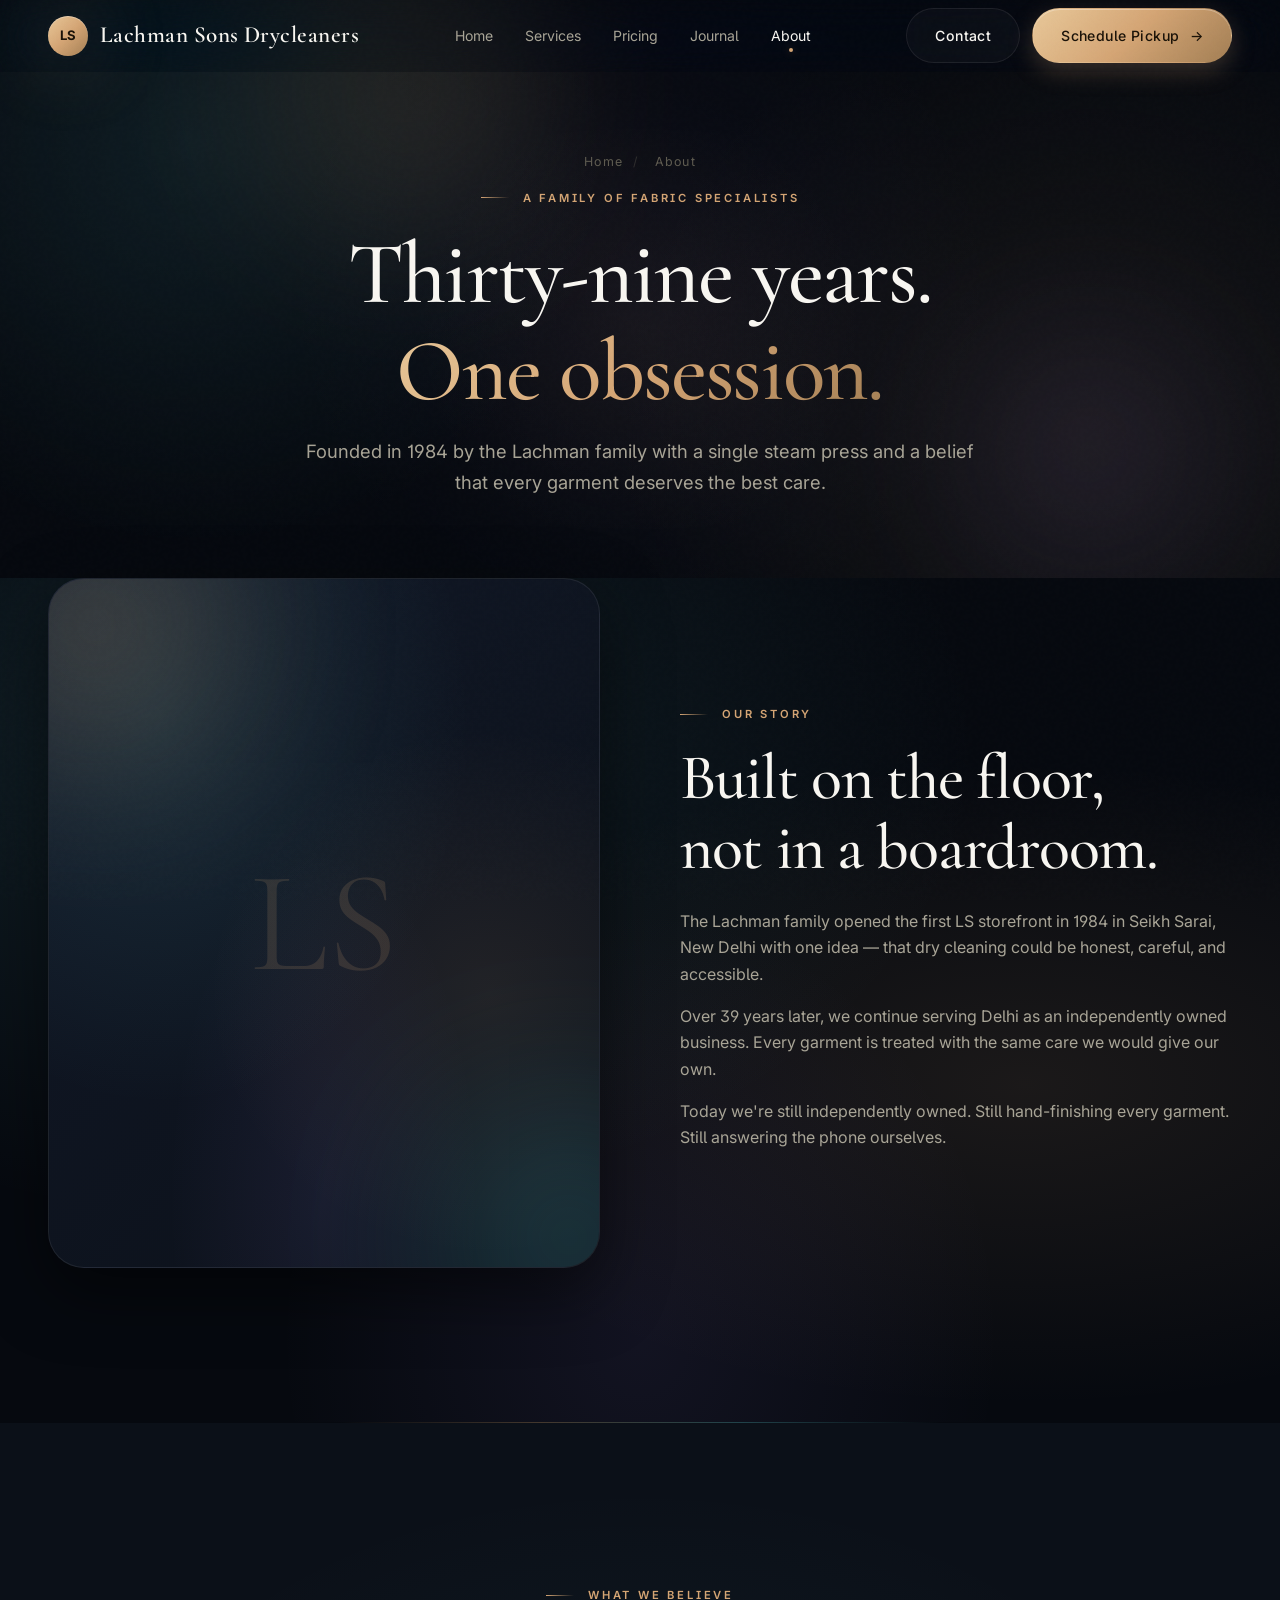
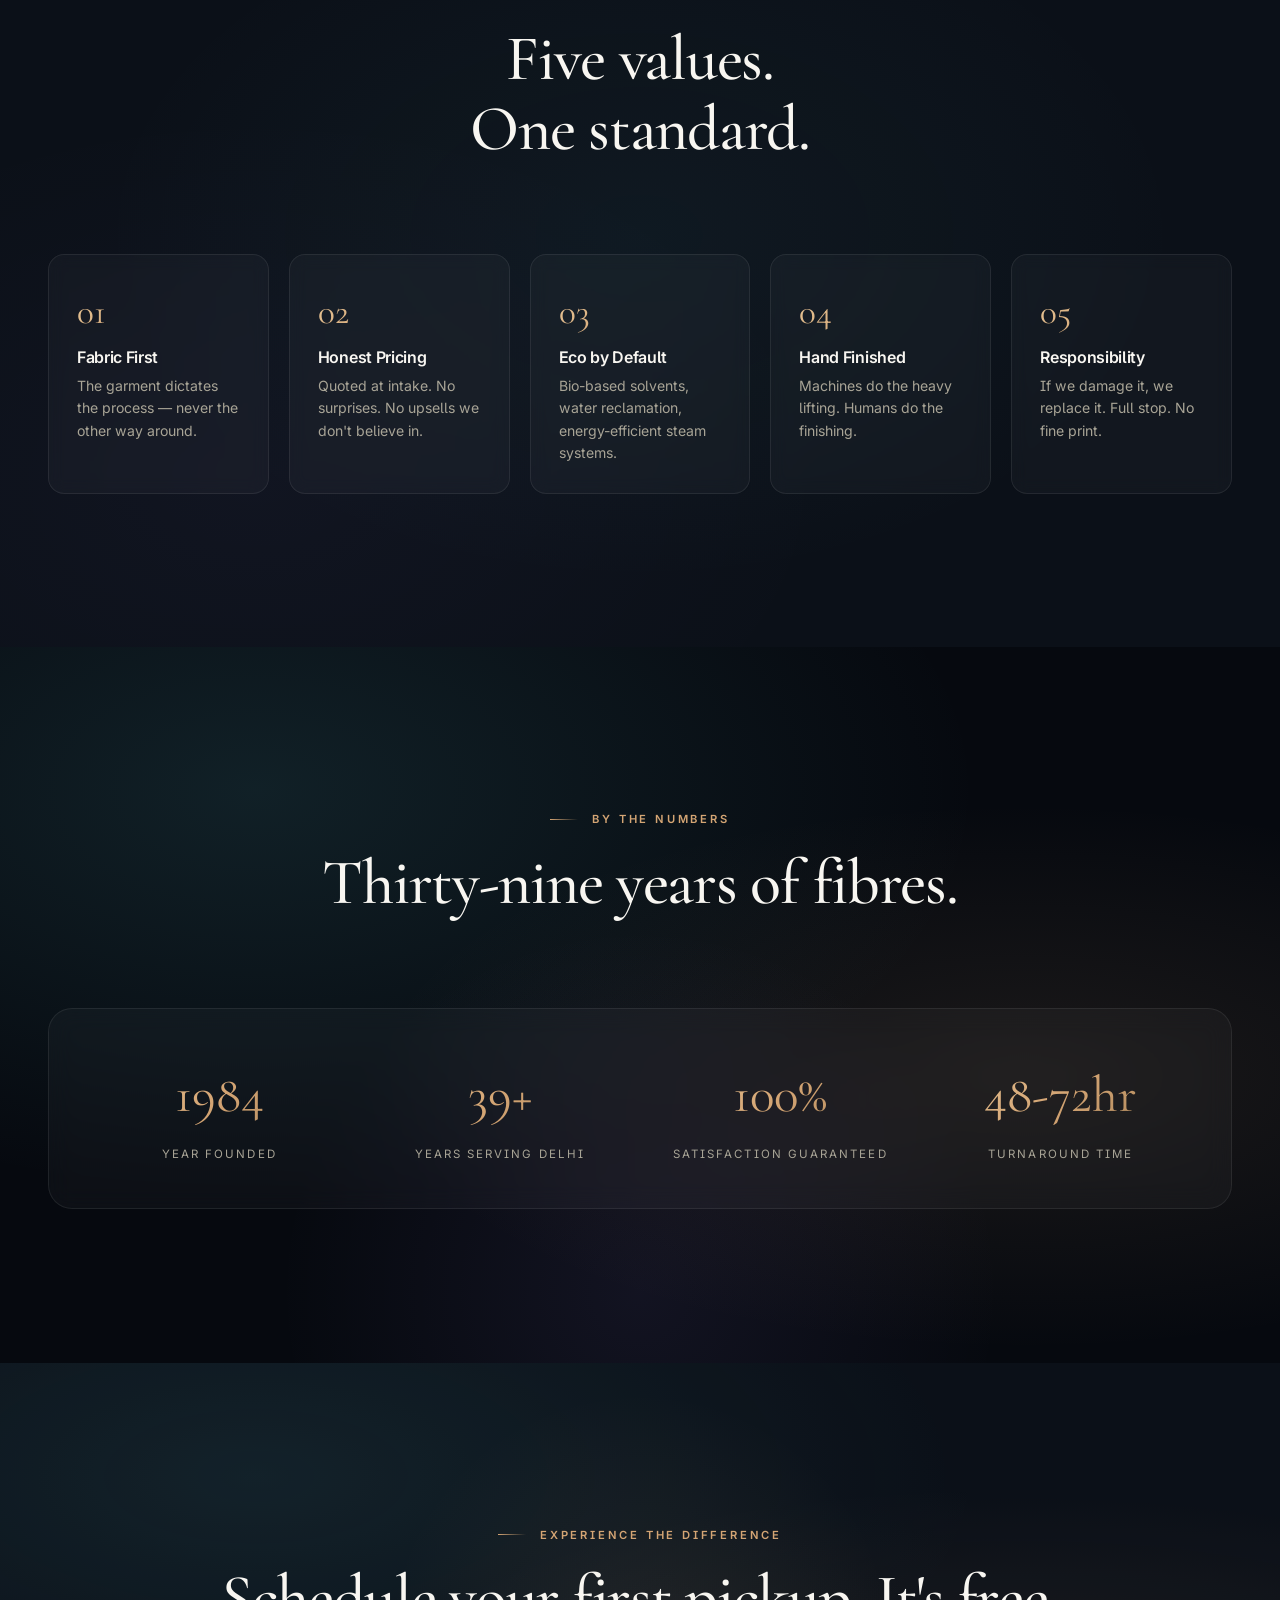
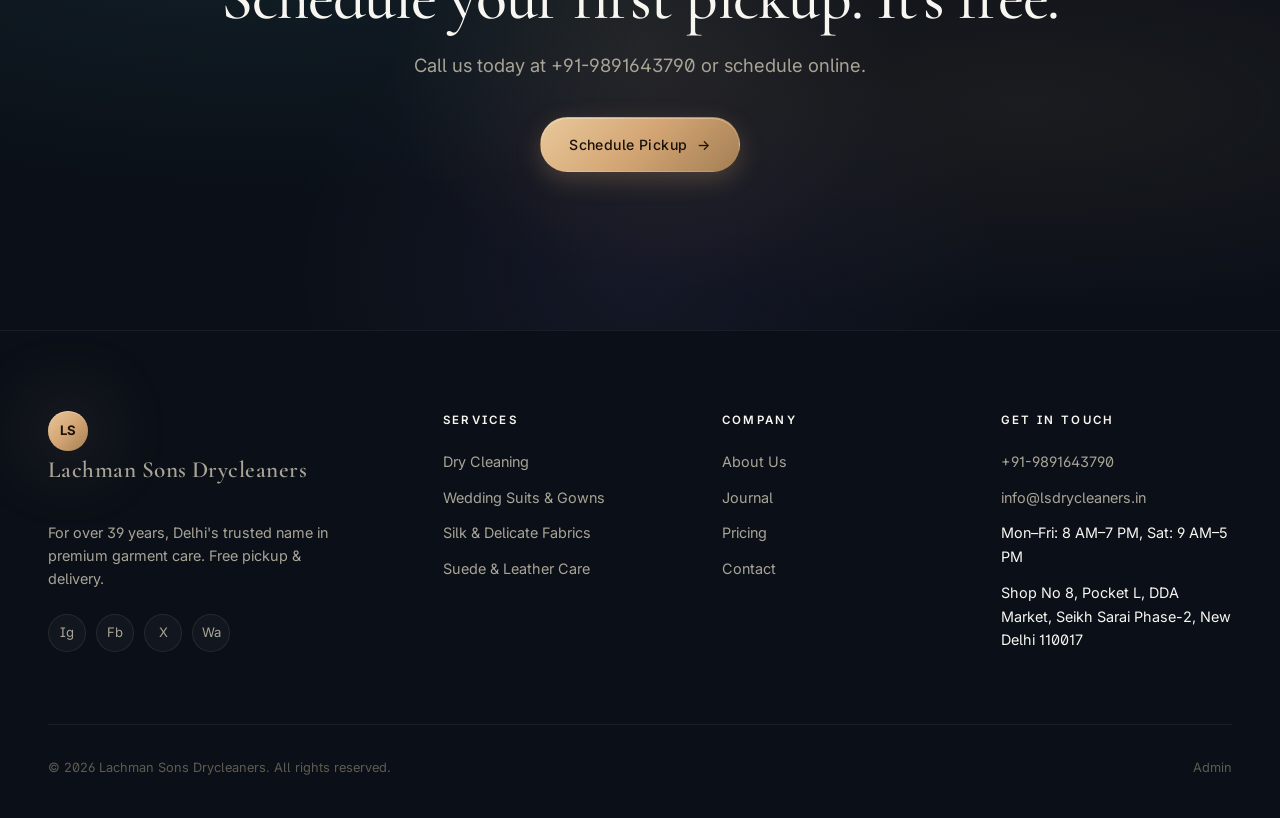
<file: about.html>
<!DOCTYPE html>
<html lang="en" data-data-base="data">
<head>
  <meta charset="UTF-8">
  <meta name="viewport" content="width=device-width, initial-scale=1.0">
  <title>About — Lachman Sons Drycleaners</title>
  <meta name="description" content="The story, values, and craft behind Lachman Sons Drycleaners. Serving Delhi since 1984.">
  <link rel="preconnect" href="https://fonts.googleapis.com">
  <link rel="preconnect" href="https://fonts.gstatic.com" crossorigin>
  <link href="https://fonts.googleapis.com/css2?family=Cormorant+Garamond:wght@400;500;600&family=Inter:wght@300;400;500;600&display=swap" rel="stylesheet">
  <link rel="stylesheet" href="assets/css/style.css">
</head>
<body>
  <header class="site-header">
    <nav class="nav container">
      <a href="index.html" class="brand"><span class="brand-mark">LS</span><span>Lachman Sons Drycleaners</span></a>
      <ul class="nav-links">
        <li><a href="index.html">Home</a></li>
        <li><a href="services.html">Services</a></li>
        <li><a href="pricing.html">Pricing</a></li>
        <li><a href="blog.html">Journal</a></li>
        <li><a href="about.html" class="active">About</a></li>
      </ul>
      <div class="nav-cta">
        <a href="contact.html" class="btn btn-ghost">Contact</a>
        <a href="contact.html#book" class="btn btn-primary btn-arrow">Schedule Pickup</a>
        <button class="menu-toggle" aria-label="Open menu"><span></span></button>
      </div>
    </nav>
  </header>
  <div class="mobile-menu"><a href="index.html">Home</a><a href="services.html">Services</a><a href="pricing.html">Pricing</a><a href="blog.html">Journal</a><a href="about.html">About</a><a href="contact.html">Contact</a></div>

  <section class="page-hero mesh-bg">
    <div class="orb orb-gold" style="width:300px;height:300px;top:-10%;left:20%" data-parallax="-0.04"></div>
    <div class="orb orb-purple" style="width:250px;height:250px;bottom:0;right:5%" data-parallax="0.03"></div>
    <div class="container">
      <div class="breadcrumb"><a href="index.html">Home</a><span class="sep">/</span> About</div>
      <span class="eyebrow" style="margin-top:16px">A family of fabric specialists</span>
      <h1>Thirty-nine years.<br><span class="gold-text">One obsession.</span></h1>
      <p class="lead" style="margin:1rem auto 0">Founded in 1984 by the Lachman family with a single steam press and a belief that every garment deserves the best care.</p>
    </div>
  </section>


  <section style="padding-top:0" class="mesh-bg">
    <div class="container">
      <div class="about-grid">
        <div class="about-img reveal-left">
          <div class="about-img-decor tl"></div>
          <div class="about-img-decor br"></div>
          <div style="position:absolute;inset:0;display:grid;place-items:center;font-family:'Cormorant Garamond',serif;font-size:9rem;color:var(--gold);opacity:0.15">LS</div>
        </div>
        <div class="reveal-right">
          <span class="eyebrow">Our story</span>
          <h2>Built on the floor,<br>not in a boardroom.</h2>
          <p style="color:var(--text-mute);margin-top:1.5rem">The Lachman family opened the first LS storefront in 1984 in Seikh Sarai, New Delhi with one idea — that dry cleaning could be honest, careful, and accessible.</p>
          <p style="color:var(--text-mute);margin-top:1rem">Over 39 years later, we continue serving Delhi as an independently owned business. Every garment is treated with the same care we would give our own.</p>
          <p style="color:var(--text-mute);margin-top:1rem">Today we're still independently owned. Still hand-finishing every garment. Still answering the phone ourselves.</p>
        </div>
      </div>
    </div>
  </section>

  <div class="glow-line"></div>

  <section class="process">
    <div class="container">
      <div class="section-head reveal">
        <span class="eyebrow">What we believe</span>
        <h2>Five values.<br>One standard.</h2>
      </div>
      <div class="values reveal-stagger">
        <div class="value-card"><div class="v-num">01</div><h4>Fabric First</h4><p>The garment dictates the process — never the other way around.</p></div>
        <div class="value-card"><div class="v-num">02</div><h4>Honest Pricing</h4><p>Quoted at intake. No surprises. No upsells we don't believe in.</p></div>
        <div class="value-card"><div class="v-num">03</div><h4>Eco by Default</h4><p>Bio-based solvents, water reclamation, energy-efficient steam systems.</p></div>
        <div class="value-card"><div class="v-num">04</div><h4>Hand Finished</h4><p>Machines do the heavy lifting. Humans do the finishing.</p></div>
        <div class="value-card"><div class="v-num">05</div><h4>Responsibility</h4><p>If we damage it, we replace it. Full stop. No fine print.</p></div>
      </div>
    </div>
  </section>

  <section class="mesh-bg">
    <div class="container">
      <div class="section-head reveal"><span class="eyebrow">By the numbers</span><h2>Thirty-nine years of fibres.</h2></div>
      <div class="reveal-scale" style="display:grid;grid-template-columns:repeat(auto-fit,minmax(180px,1fr));gap:28px;text-align:center;padding:44px;background:var(--glass);border:1px solid var(--glass-border);border-radius:var(--radius-lg);backdrop-filter:blur(12px)">
        <div><div style="font-family:'Cormorant Garamond',serif;font-size:3.2rem;background:var(--gradient-gold);-webkit-background-clip:text;-webkit-text-fill-color:transparent">1984</div><div style="font-size:.72rem;text-transform:uppercase;letter-spacing:.18em;color:var(--text-mute);margin-top:8px">Year founded</div></div>
        <div><div style="font-family:'Cormorant Garamond',serif;font-size:3.2rem;background:var(--gradient-gold);-webkit-background-clip:text;-webkit-text-fill-color:transparent">39+</div><div style="font-size:.72rem;text-transform:uppercase;letter-spacing:.18em;color:var(--text-mute);margin-top:8px">Years serving Delhi</div></div>
        <div><div style="font-family:'Cormorant Garamond',serif;font-size:3.2rem;background:var(--gradient-gold);-webkit-background-clip:text;-webkit-text-fill-color:transparent">100%</div><div style="font-size:.72rem;text-transform:uppercase;letter-spacing:.18em;color:var(--text-mute);margin-top:8px">Satisfaction guaranteed</div></div>
        <div><div style="font-family:'Cormorant Garamond',serif;font-size:3.2rem;background:var(--gradient-gold);-webkit-background-clip:text;-webkit-text-fill-color:transparent">48-72hr</div><div style="font-size:.72rem;text-transform:uppercase;letter-spacing:.18em;color:var(--text-mute);margin-top:8px">Turnaround time</div></div>
      </div>
    </div>
  </section>

  <section class="cta-strip">
    <div class="container reveal-scale">
      <span class="eyebrow">Experience the difference</span>
      <h2>Schedule your first pickup. It's free.</h2>
      <p class="lead" style="margin:1rem auto 2rem">Call us today at +91-9891643790 or schedule online.</p>
      <a href="contact.html#book" class="btn btn-primary btn-arrow">Schedule Pickup</a>
    </div>
  </section>


  <footer class="footer">
    <div class="container">
      <div class="footer-grid">
        <div><a href="index.html" class="brand"><span class="brand-mark">LS</span><span>Lachman Sons Drycleaners</span></a><p class="desc" style="margin-top:16px">For over 39 years, Delhi's trusted name in premium garment care. Free pickup &amp; delivery.</p><div class="socials" style="margin-top:24px"><a href="#">Ig</a><a href="#">Fb</a><a href="#">X</a><a href="#">Wa</a></div></div>
        <div><h5>Services</h5><ul><li><a href="services.html">Dry Cleaning</a></li><li><a href="services.html">Wedding Suits &amp; Gowns</a></li><li><a href="services.html">Silk &amp; Delicate Fabrics</a></li><li><a href="services.html">Suede &amp; Leather Care</a></li></ul></div>
        <div><h5>Company</h5><ul><li><a href="about.html">About Us</a></li><li><a href="blog.html">Journal</a></li><li><a href="pricing.html">Pricing</a></li><li><a href="contact.html">Contact</a></li></ul></div>
        <div><h5>Get in touch</h5><ul><li><a href="tel:+919891643790">+91-9891643790</a></li><li><a href="mailto:info@lsdrycleaners.in">info@lsdrycleaners.in</a></li><li>Mon–Fri: 8 AM–7 PM, Sat: 9 AM–5 PM</li><li>Shop No 8, Pocket L, DDA Market, Seikh Sarai Phase-2, New Delhi 110017</li></ul></div>
      </div>
      <div class="footer-bottom"><div>&copy; 2026 Lachman Sons Drycleaners. All rights reserved.</div><div><a href="admin/" style="color:var(--text-dim)">Admin</a></div></div>
    </div>
  </footer>
  <script src="assets/js/main.js"></script>
</body>
</html>
</file>
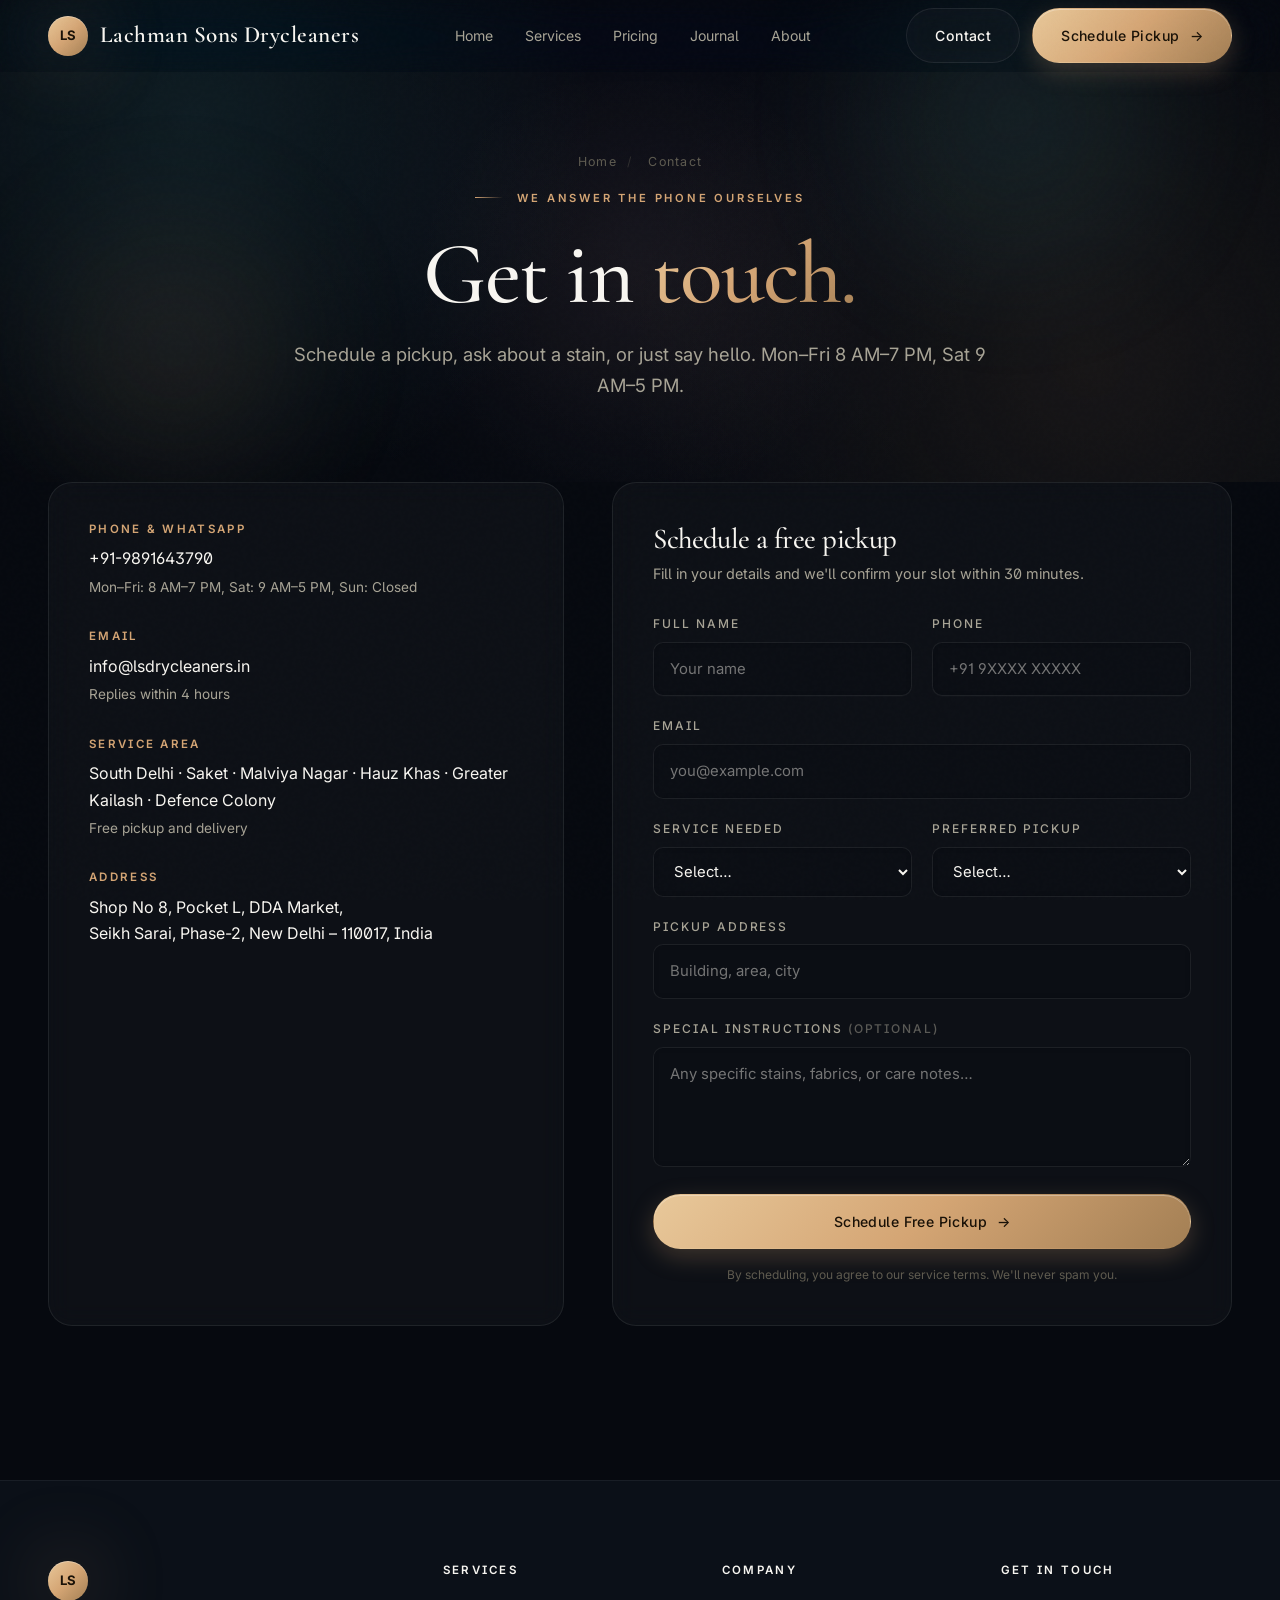
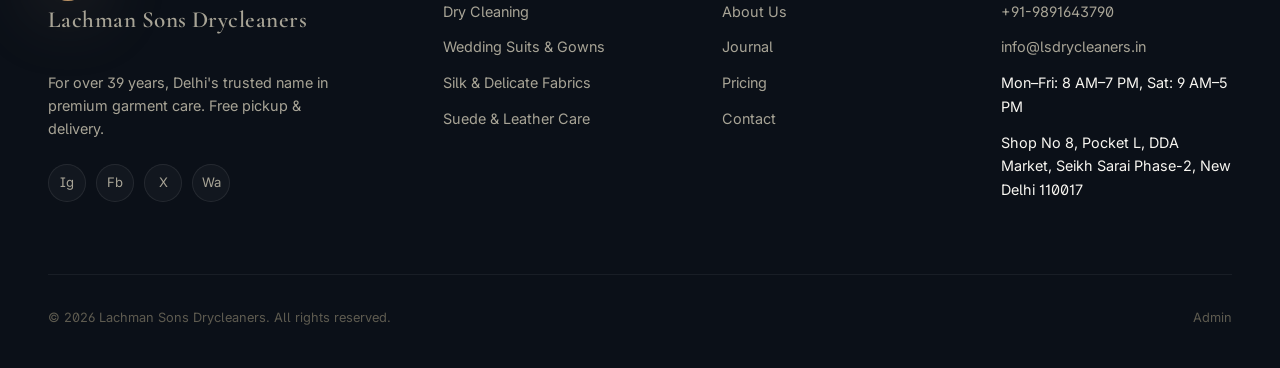
<file: contact.html>
<!DOCTYPE html>
<html lang="en" data-data-base="data">
<head>
  <meta charset="UTF-8">
  <meta name="viewport" content="width=device-width, initial-scale=1.0">
  <title>Contact &amp; Pickup — Lachman Sons Drycleaners</title>
  <meta name="description" content="Schedule a free pickup, get a quote, or contact Lachman Sons Drycleaners. Serving South Delhi since 1984.">
  <link rel="preconnect" href="https://fonts.googleapis.com">
  <link rel="preconnect" href="https://fonts.gstatic.com" crossorigin>
  <link href="https://fonts.googleapis.com/css2?family=Cormorant+Garamond:wght@400;500;600&family=Inter:wght@300;400;500;600&display=swap" rel="stylesheet">
  <link rel="stylesheet" href="assets/css/style.css">
</head>
<body>
  <header class="site-header">
    <nav class="nav container">
      <a href="index.html" class="brand"><span class="brand-mark">LS</span><span>Lachman Sons Drycleaners</span></a>
      <ul class="nav-links">
        <li><a href="index.html">Home</a></li>
        <li><a href="services.html">Services</a></li>
        <li><a href="pricing.html">Pricing</a></li>
        <li><a href="blog.html">Journal</a></li>
        <li><a href="about.html">About</a></li>
      </ul>
      <div class="nav-cta">
        <a href="contact.html" class="btn btn-ghost active">Contact</a>
        <a href="#book" class="btn btn-primary btn-arrow">Schedule Pickup</a>
        <button class="menu-toggle" aria-label="Open menu"><span></span></button>
      </div>
    </nav>
  </header>
  <div class="mobile-menu"><a href="index.html">Home</a><a href="services.html">Services</a><a href="pricing.html">Pricing</a><a href="blog.html">Journal</a><a href="about.html">About</a><a href="contact.html">Contact</a></div>

  <section class="page-hero mesh-bg">
    <div class="orb orb-cyan" style="width:280px;height:280px;top:-5%;right:10%" data-parallax="-0.03"></div>
    <div class="orb orb-gold" style="width:220px;height:220px;bottom:5%;left:5%" data-parallax="0.04"></div>
    <div class="container">
      <div class="breadcrumb"><a href="index.html">Home</a><span class="sep">/</span> Contact</div>
      <span class="eyebrow" style="margin-top:16px">We answer the phone ourselves</span>
      <h1>Get in <span class="gold-text">touch.</span></h1>
      <p class="lead" style="margin:1rem auto 0">Schedule a pickup, ask about a stain, or just say hello. Mon–Fri 8 AM–7 PM, Sat 9 AM–5 PM.</p>
    </div>
  </section>


  <section style="padding-top:0" id="book">
    <div class="container">
      <div class="contact-grid reveal">
        <div class="contact-info-card">
          <div class="contact-block"><h4>Phone &amp; WhatsApp</h4><p><a href="tel:+919891643790">+91-9891643790</a></p><p style="font-size:.85rem;color:var(--text-mute);margin-top:4px">Mon–Fri: 8 AM–7 PM, Sat: 9 AM–5 PM, Sun: Closed</p></div>
          <div class="contact-block"><h4>Email</h4><p><a href="mailto:info@lsdrycleaners.in">info@lsdrycleaners.in</a></p><p style="font-size:.85rem;color:var(--text-mute);margin-top:4px">Replies within 4 hours</p></div>
          <div class="contact-block"><h4>Service Area</h4><p>South Delhi · Saket · Malviya Nagar · Hauz Khas · Greater Kailash · Defence Colony</p><p style="font-size:.85rem;color:var(--text-mute);margin-top:4px">Free pickup and delivery</p></div>
          <div class="contact-block" style="margin-bottom:0"><h4>Address</h4><p>Shop No 8, Pocket L, DDA Market,<br>Seikh Sarai, Phase-2, New Delhi – 110017, India</p></div>
        </div>

        <form class="contact-info-card" id="bookForm" onsubmit="return handleBook(event)">
          <h3 style="margin-bottom:8px;font-family:'Cormorant Garamond',serif;font-size:1.8rem">Schedule a free pickup</h3>
          <p style="color:var(--text-mute);font-size:.9rem;margin-bottom:28px">Fill in your details and we'll confirm your slot within 30 minutes.</p>
          <div class="form-row">
            <div class="form-group"><label for="name">Full name</label><input type="text" id="name" name="name" required placeholder="Your name"></div>
            <div class="form-group"><label for="phone">Phone</label><input type="tel" id="phone" name="phone" required placeholder="+91 9XXXX XXXXX"></div>
          </div>
          <div class="form-group"><label for="email">Email</label><input type="email" id="email" name="email" placeholder="you@example.com"></div>
          <div class="form-row">
            <div class="form-group"><label for="service">Service needed</label><select id="service" name="service" required><option value="">Select…</option><option>Dry Cleaning</option><option>Wash &amp; Iron</option><option>Steam Press</option><option>Wedding Suits &amp; Gowns</option><option>Silk &amp; Delicate Fabrics</option><option>Suede &amp; Leather Care</option><option>Drapery &amp; Curtains</option><option>Stain Removal</option><option>Not sure — recommend for me</option></select></div>
            <div class="form-group"><label for="slot">Preferred pickup</label><select id="slot" name="slot" required><option value="">Select…</option><option>Today (before 9 PM)</option><option>Tomorrow morning (8–11 AM)</option><option>Tomorrow afternoon (1–5 PM)</option><option>Tomorrow evening (5–9 PM)</option><option>This weekend</option><option>I'll choose on call</option></select></div>
          </div>
          <div class="form-group"><label for="addr">Pickup address</label><input type="text" id="addr" name="addr" required placeholder="Building, area, city"></div>
          <div class="form-group"><label for="notes">Special instructions <span style="opacity:.5">(optional)</span></label><textarea id="notes" name="notes" placeholder="Any specific stains, fabrics, or care notes…"></textarea></div>
          <button type="submit" class="btn btn-primary btn-arrow" style="width:100%;justify-content:center">Schedule Free Pickup</button>
          <p style="font-size:.75rem;color:var(--text-dim);text-align:center;margin-top:16px">By scheduling, you agree to our service terms. We'll never spam you.</p>
        </form>
      </div>
    </div>
  </section>


  <footer class="footer">
    <div class="container">
      <div class="footer-grid">
        <div><a href="index.html" class="brand"><span class="brand-mark">LS</span><span>Lachman Sons Drycleaners</span></a><p class="desc" style="margin-top:16px">For over 39 years, Delhi's trusted name in premium garment care. Free pickup &amp; delivery.</p><div class="socials" style="margin-top:24px"><a href="#">Ig</a><a href="#">Fb</a><a href="#">X</a><a href="#">Wa</a></div></div>
        <div><h5>Services</h5><ul><li><a href="services.html">Dry Cleaning</a></li><li><a href="services.html">Wedding Suits &amp; Gowns</a></li><li><a href="services.html">Silk &amp; Delicate Fabrics</a></li><li><a href="services.html">Suede &amp; Leather Care</a></li></ul></div>
        <div><h5>Company</h5><ul><li><a href="about.html">About Us</a></li><li><a href="blog.html">Journal</a></li><li><a href="pricing.html">Pricing</a></li><li><a href="contact.html">Contact</a></li></ul></div>
        <div><h5>Get in touch</h5><ul><li><a href="tel:+919891643790">+91-9891643790</a></li><li><a href="mailto:info@lsdrycleaners.in">info@lsdrycleaners.in</a></li><li>Mon–Fri: 8 AM–7 PM, Sat: 9 AM–5 PM</li><li>Shop No 8, Pocket L, DDA Market, Seikh Sarai Phase-2, New Delhi 110017</li></ul></div>
      </div>
      <div class="footer-bottom"><div>&copy; 2026 Lachman Sons Drycleaners. All rights reserved.</div><div><a href="admin/" style="color:var(--text-dim)">Admin</a></div></div>
    </div>
  </footer>
  <script>
    function handleBook(e) {
      e.preventDefault();
      const form = e.target;
      const data = Object.fromEntries(new FormData(form));
      form.innerHTML = `
        <div style="text-align:center;padding:48px 20px">
          <div style="font-size:3.5rem;margin-bottom:16px;background:var(--gradient-gold);-webkit-background-clip:text;-webkit-text-fill-color:transparent">✦</div>
          <h3 style="margin-bottom:12px;font-family:'Cormorant Garamond',serif;font-size:2rem">Pickup scheduled</h3>
          <p style="color:var(--text-mute)">Thank you, ${data.name.split(' ')[0]}. We'll confirm your slot at ${data.phone} within 30 minutes.</p>
          <p style="color:var(--text-dim);font-size:.82rem;margin-top:24px">(In a live deployment, this form posts to your PHP/email/CRM backend.)</p>
        </div>`;
      return false;
    }
  </script>
  <script src="assets/js/main.js"></script>
</body>
</html>
</file>
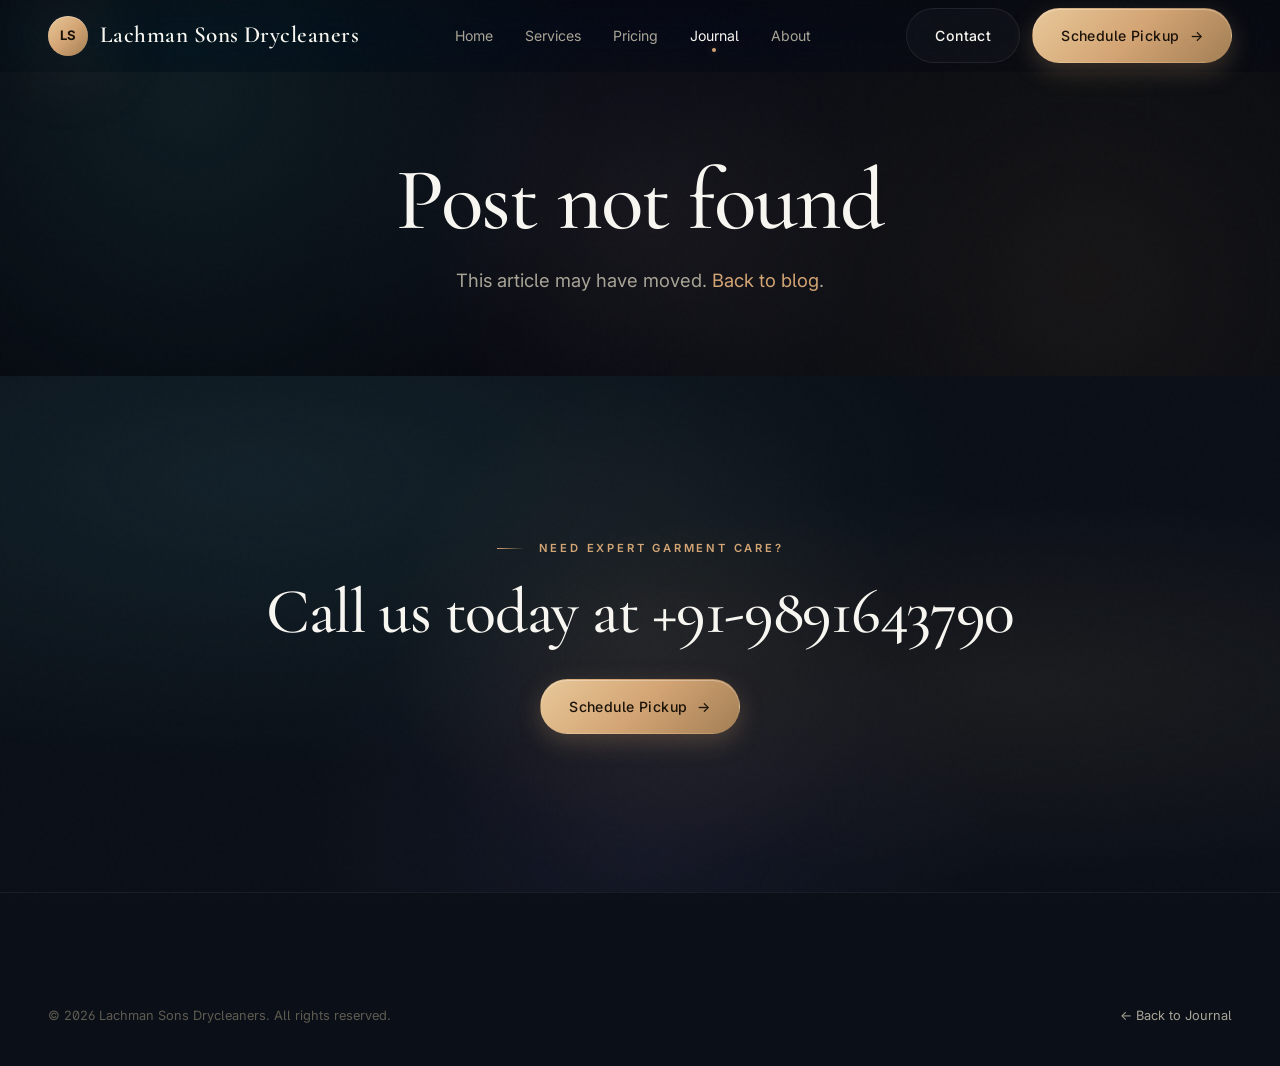
<file: post.html>
<!DOCTYPE html>
<html lang="en" data-data-base="data">
<head>
  <meta charset="UTF-8">
  <meta name="viewport" content="width=device-width, initial-scale=1.0">
  <title>Article — Lachman Sons Drycleaners</title>
  <meta name="description" content="Article from the Lachman Sons Drycleaners journal.">
  <link rel="preconnect" href="https://fonts.googleapis.com">
  <link rel="preconnect" href="https://fonts.gstatic.com" crossorigin>
  <link href="https://fonts.googleapis.com/css2?family=Cormorant+Garamond:wght@400;500;600&family=Inter:wght@300;400;500;600&display=swap" rel="stylesheet">
  <link rel="stylesheet" href="assets/css/style.css">
</head>
<body>
  <header class="site-header">
    <nav class="nav container">
      <a href="index.html" class="brand"><span class="brand-mark">LS</span><span>Lachman Sons Drycleaners</span></a>
      <ul class="nav-links">
        <li><a href="index.html">Home</a></li>
        <li><a href="services.html">Services</a></li>
        <li><a href="pricing.html">Pricing</a></li>
        <li><a href="blog.html" class="active">Journal</a></li>
        <li><a href="about.html">About</a></li>
      </ul>
      <div class="nav-cta">
        <a href="contact.html" class="btn btn-ghost">Contact</a>
        <a href="contact.html#book" class="btn btn-primary btn-arrow">Schedule Pickup</a>
        <button class="menu-toggle" aria-label="Open menu"><span></span></button>
      </div>
    </nav>
  </header>
  <div class="mobile-menu"><a href="index.html">Home</a><a href="services.html">Services</a><a href="pricing.html">Pricing</a><a href="blog.html">Journal</a><a href="about.html">About</a><a href="contact.html">Contact</a></div>

  <main id="post-root">
    <div class="page-hero mesh-bg">
      <div class="orb orb-gold" style="width:250px;height:250px;top:10%;right:10%" data-parallax="-0.02"></div>
      <div class="container"><p style="color:var(--text-mute)">Loading article…</p></div>
    </div>
  </main>

  <section class="cta-strip">
    <div class="container reveal-scale">
      <span class="eyebrow">Need expert garment care?</span>
      <h2>Call us today at +91-9891643790</h2>
      <a href="contact.html#book" class="btn btn-primary btn-arrow" style="margin-top:1rem">Schedule Pickup</a>
    </div>
  </section>

  <footer class="footer">
    <div class="container">
      <div class="footer-bottom" style="border:none"><div>&copy; 2026 Lachman Sons Drycleaners. All rights reserved.</div><div><a href="blog.html" style="color:var(--text-mute)">&larr; Back to Journal</a></div></div>
    </div>
  </footer>
  <script src="assets/js/main.js"></script>
  <script src="assets/js/data-loader.js"></script>
</body>
</html>
</file>
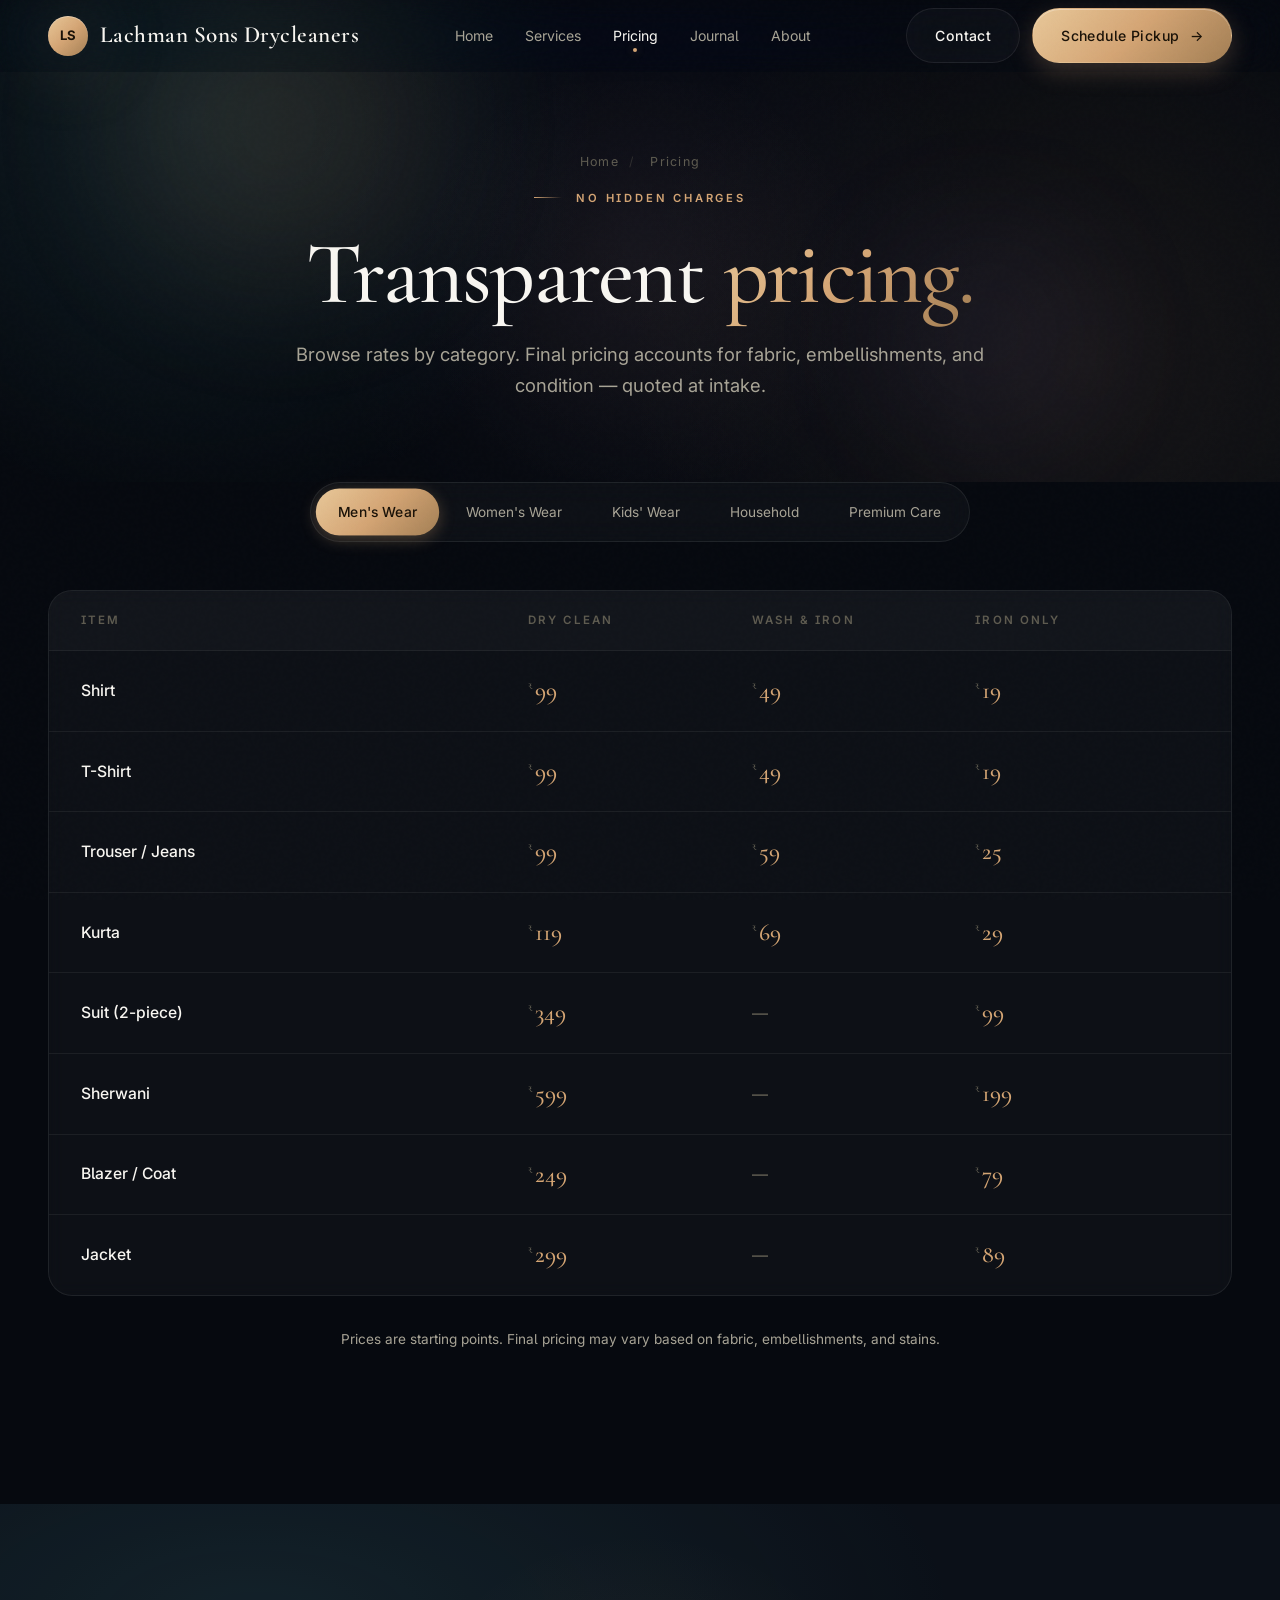
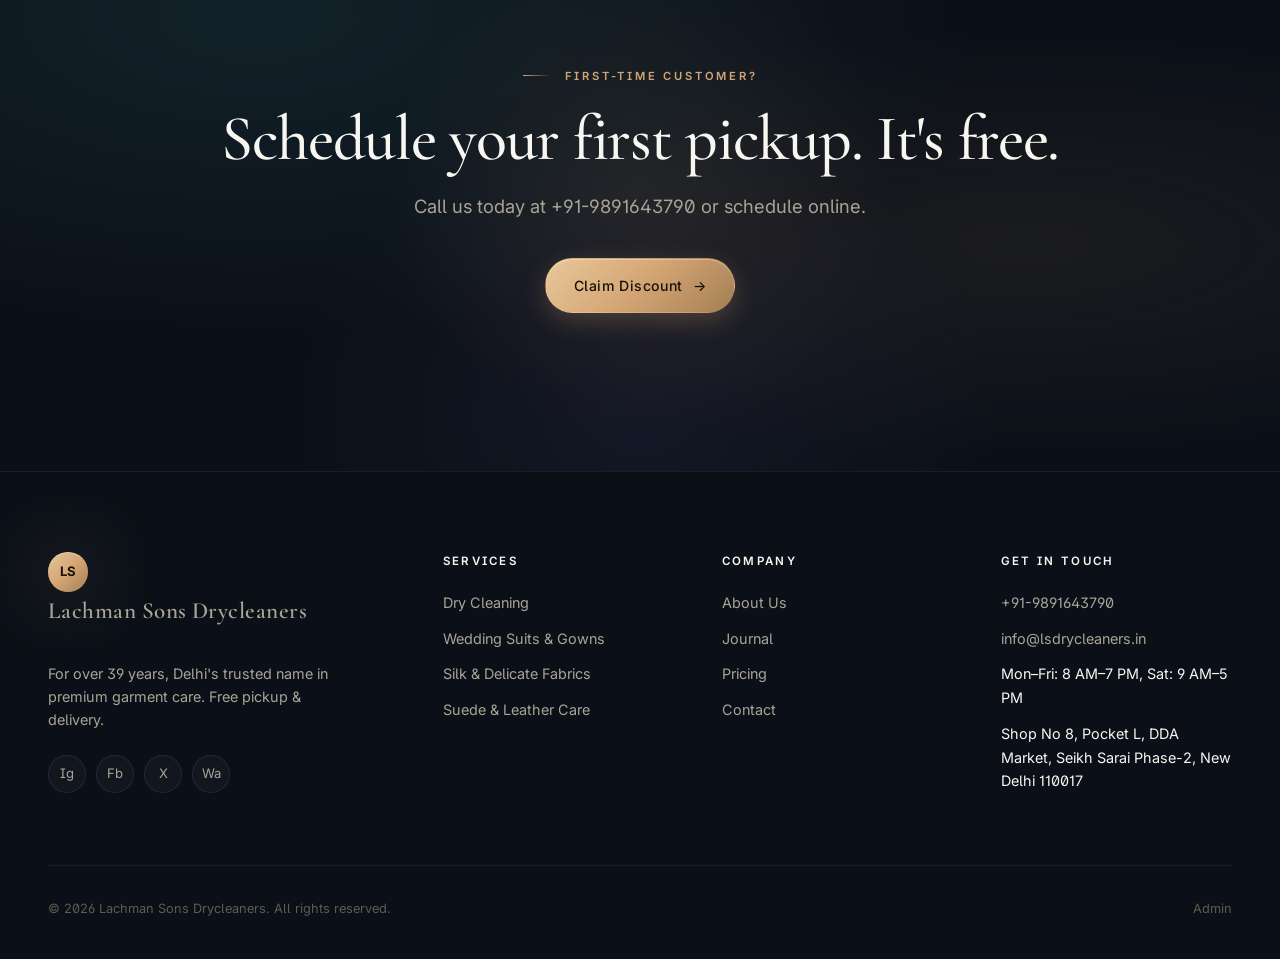
<file: pricing.html>
<!DOCTYPE html>
<html lang="en" data-data-base="data">
<head>
  <meta charset="UTF-8">
  <meta name="viewport" content="width=device-width, initial-scale=1.0">
  <title>Pricing — Lachman Sons Drycleaners</title>
  <meta name="description" content="Transparent pricing for dry cleaning, washing, ironing, and specialist garment care from Lachman Sons Drycleaners.">
  <link rel="preconnect" href="https://fonts.googleapis.com">
  <link rel="preconnect" href="https://fonts.gstatic.com" crossorigin>
  <link href="https://fonts.googleapis.com/css2?family=Cormorant+Garamond:wght@400;500;600&family=Inter:wght@300;400;500;600&display=swap" rel="stylesheet">
  <link rel="stylesheet" href="assets/css/style.css">
</head>
<body>
  <header class="site-header">
    <nav class="nav container">
      <a href="index.html" class="brand"><span class="brand-mark">LS</span><span>Lachman Sons Drycleaners</span></a>
      <ul class="nav-links">
        <li><a href="index.html">Home</a></li>
        <li><a href="services.html">Services</a></li>
        <li><a href="pricing.html" class="active">Pricing</a></li>
        <li><a href="blog.html">Journal</a></li>
        <li><a href="about.html">About</a></li>
      </ul>
      <div class="nav-cta">
        <a href="contact.html" class="btn btn-ghost">Contact</a>
        <a href="contact.html#book" class="btn btn-primary btn-arrow">Schedule Pickup</a>
        <button class="menu-toggle" aria-label="Open menu"><span></span></button>
      </div>
    </nav>
  </header>
  <div class="mobile-menu"><a href="index.html">Home</a><a href="services.html">Services</a><a href="pricing.html">Pricing</a><a href="blog.html">Journal</a><a href="about.html">About</a><a href="contact.html">Contact</a></div>

  <section class="page-hero mesh-bg">
    <div class="orb orb-gold" style="width:300px;height:300px;top:-5%;left:10%" data-parallax="-0.03"></div>
    <div class="orb orb-purple" style="width:200px;height:200px;bottom:10%;right:15%" data-parallax="0.04"></div>
    <div class="container">
      <div class="breadcrumb"><a href="index.html">Home</a><span class="sep">/</span> Pricing</div>
      <span class="eyebrow" style="margin-top:16px">No hidden charges</span>
      <h1>Transparent <span class="gold-text">pricing.</span></h1>
      <p class="lead" style="margin:1rem auto 0">Browse rates by category. Final pricing accounts for fabric, embellishments, and condition — quoted at intake.</p>
    </div>
  </section>

  <section style="padding-top:0">
    <div class="container">
      <div id="pricing-root"><p style="text-align:center;color:var(--text-mute);padding:60px 0">Loading pricing…</p></div>
    </div>
  </section>

  <section class="cta-strip">
    <div class="container reveal-scale">
      <span class="eyebrow">First-time customer?</span>
      <h2>Schedule your first pickup. It's free.</h2>
      <p class="lead" style="margin:1rem auto 2rem">Call us today at +91-9891643790 or schedule online.</p>
      <a href="contact.html#book" class="btn btn-primary btn-arrow">Claim Discount</a>
    </div>
  </section>


  <footer class="footer">
    <div class="container">
      <div class="footer-grid">
        <div><a href="index.html" class="brand"><span class="brand-mark">LS</span><span>Lachman Sons Drycleaners</span></a><p class="desc" style="margin-top:16px">For over 39 years, Delhi's trusted name in premium garment care. Free pickup &amp; delivery.</p><div class="socials" style="margin-top:24px"><a href="#">Ig</a><a href="#">Fb</a><a href="#">X</a><a href="#">Wa</a></div></div>
        <div><h5>Services</h5><ul><li><a href="services.html">Dry Cleaning</a></li><li><a href="services.html">Wedding Suits &amp; Gowns</a></li><li><a href="services.html">Silk &amp; Delicate Fabrics</a></li><li><a href="services.html">Suede &amp; Leather Care</a></li></ul></div>
        <div><h5>Company</h5><ul><li><a href="about.html">About Us</a></li><li><a href="blog.html">Journal</a></li><li><a href="pricing.html">Pricing</a></li><li><a href="contact.html">Contact</a></li></ul></div>
        <div><h5>Get in touch</h5><ul><li><a href="tel:+919891643790">+91-9891643790</a></li><li><a href="mailto:info@lsdrycleaners.in">info@lsdrycleaners.in</a></li><li>Mon–Fri: 8 AM–7 PM, Sat: 9 AM–5 PM</li><li>Shop No 8, Pocket L, DDA Market, Seikh Sarai Phase-2, New Delhi 110017</li></ul></div>
      </div>
      <div class="footer-bottom"><div>&copy; 2026 Lachman Sons Drycleaners. All rights reserved.</div><div><a href="admin/" style="color:var(--text-dim)">Admin</a></div></div>
    </div>
  </footer>
  <script src="assets/js/main.js"></script>
  <script src="assets/js/data-loader.js"></script>
</body>
</html>
</file>
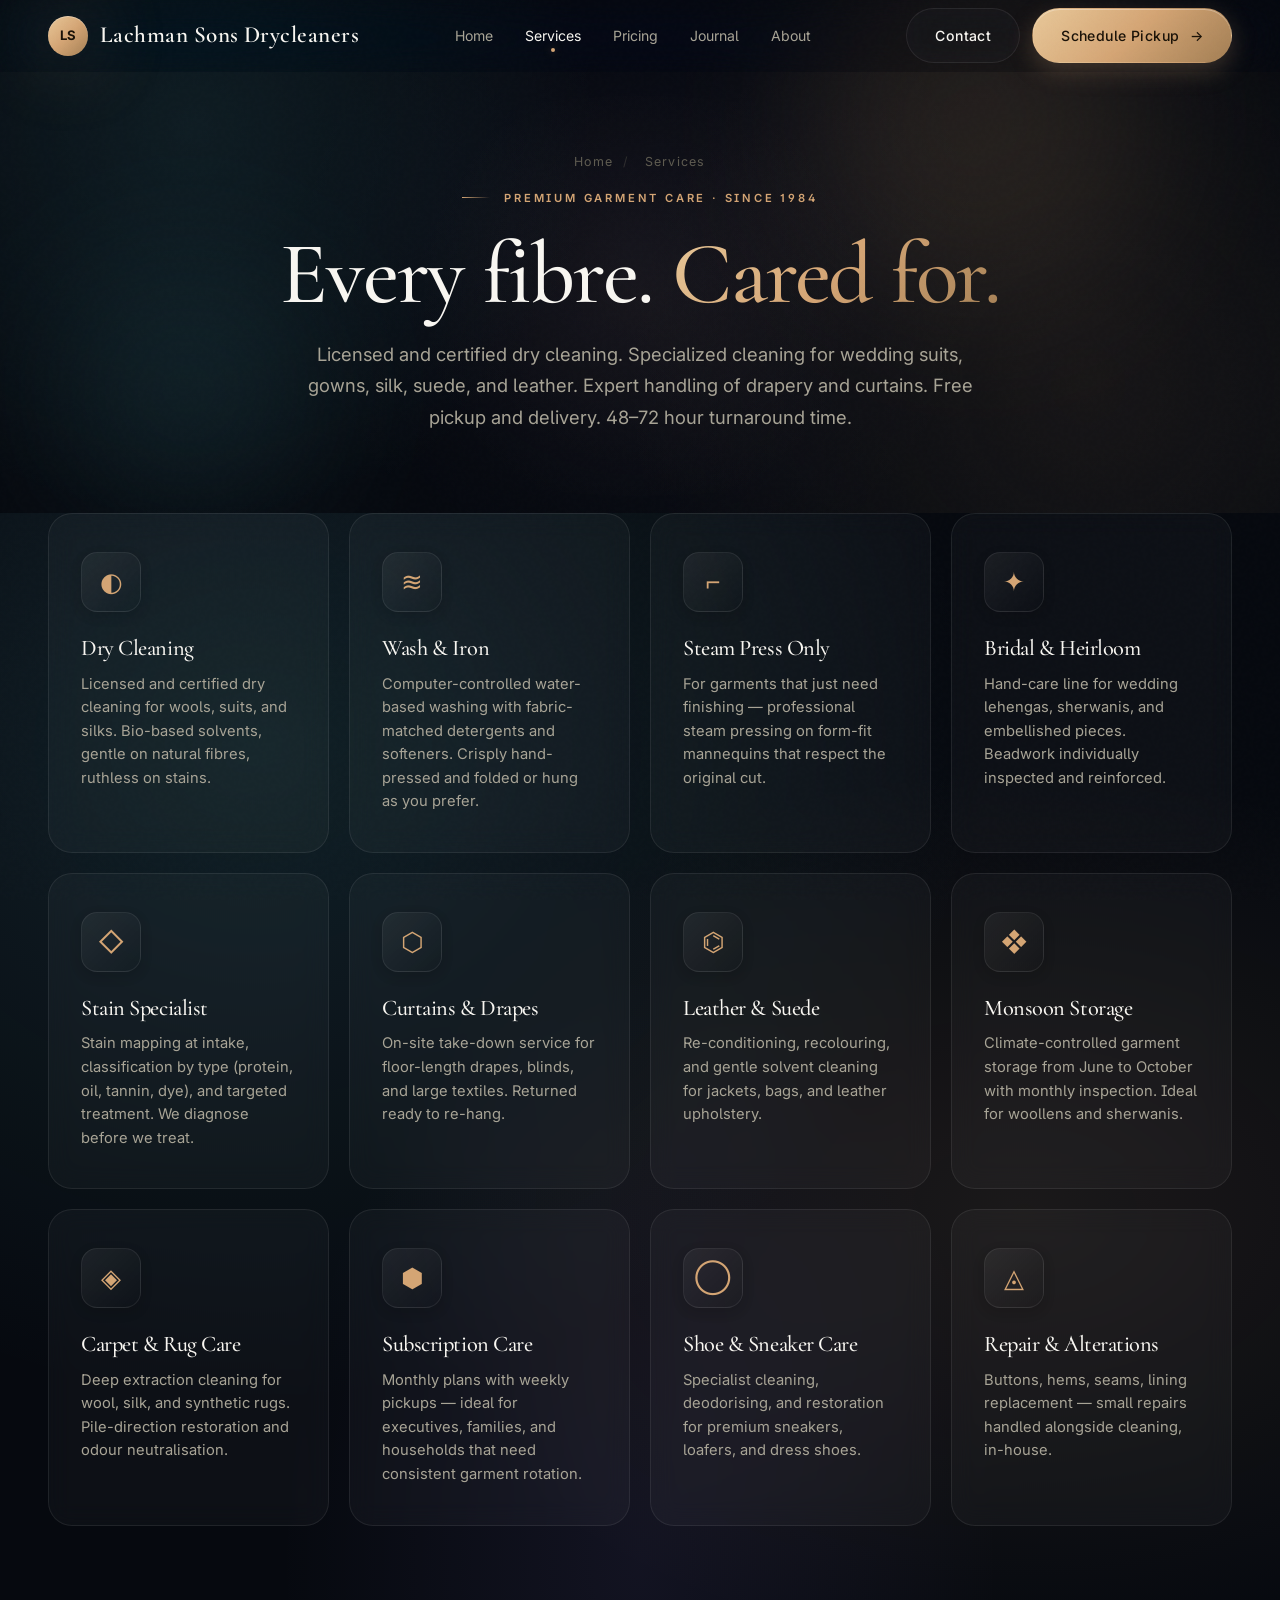
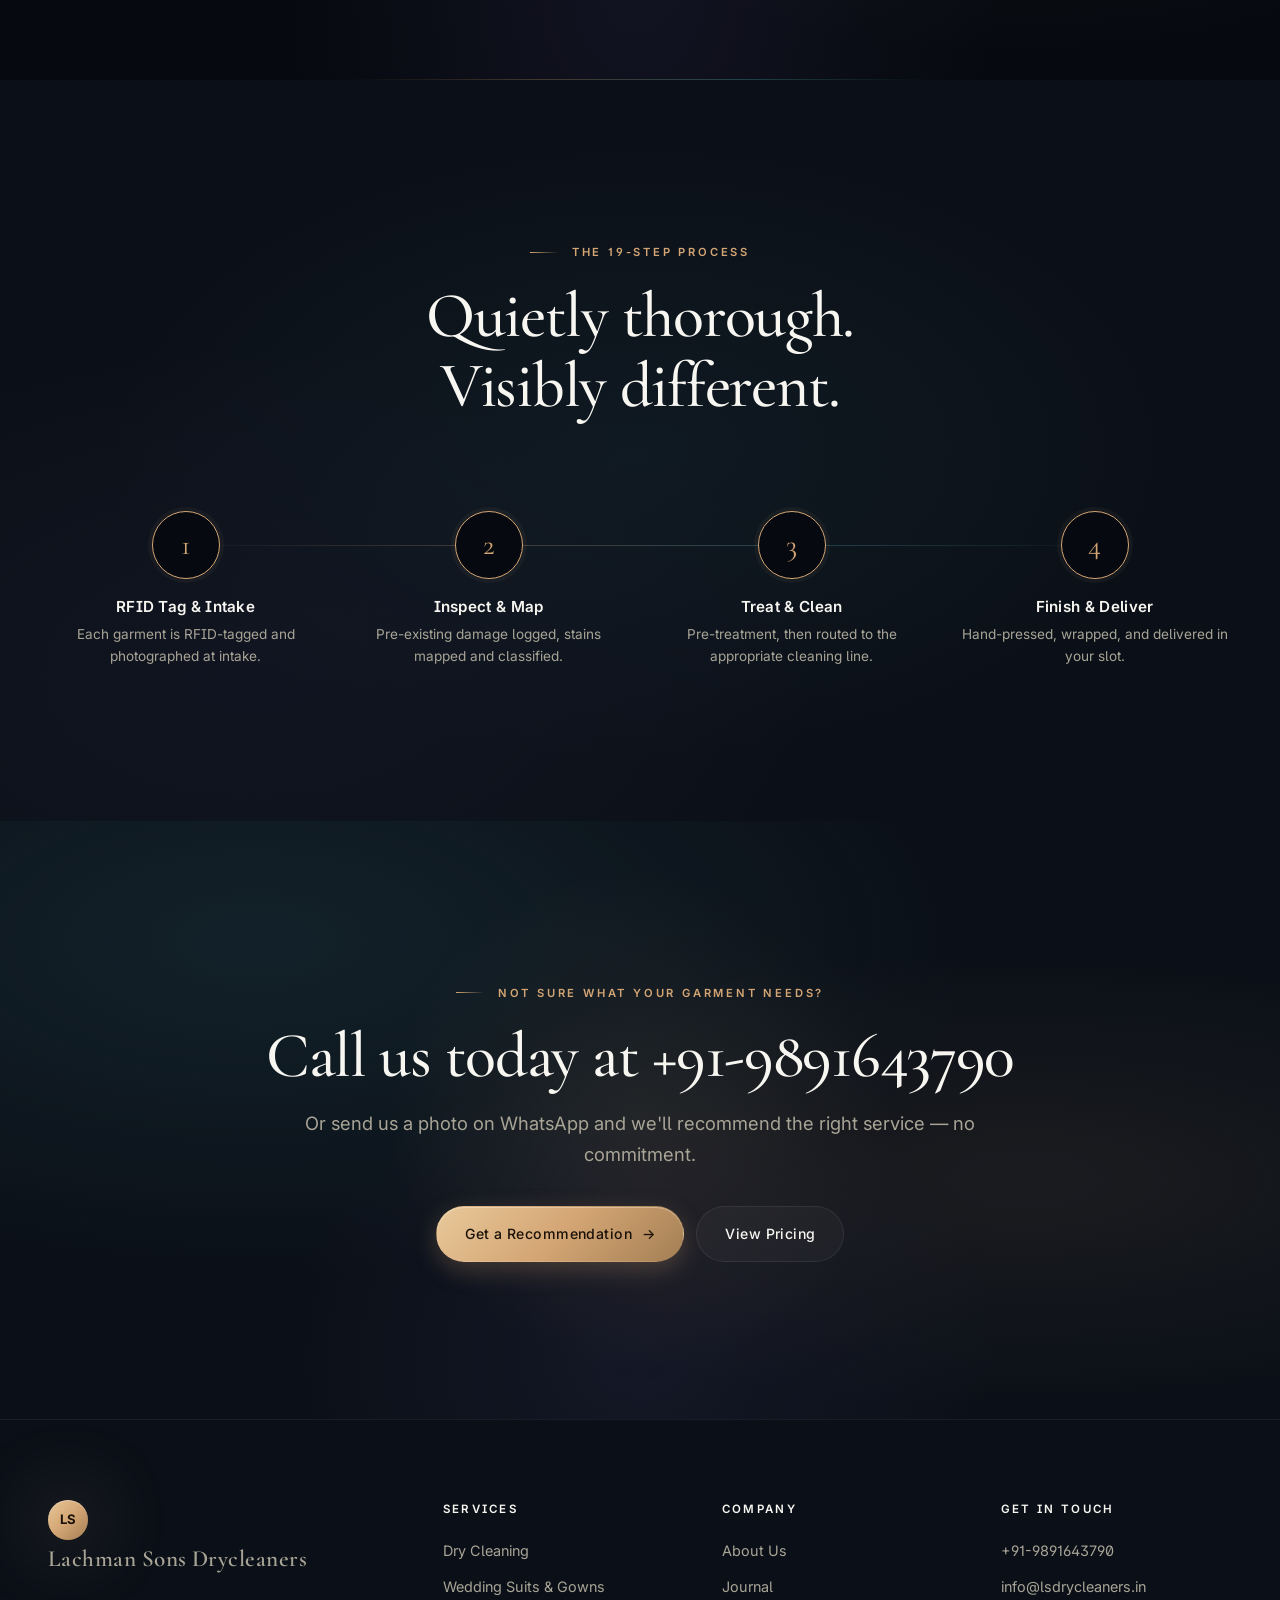
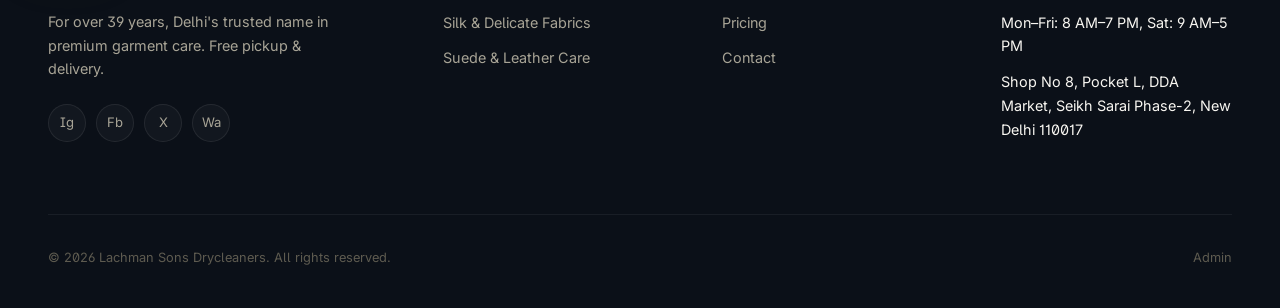
<file: services.html>
<!DOCTYPE html>
<html lang="en" data-data-base="data">
<head>
  <meta charset="UTF-8">
  <meta name="viewport" content="width=device-width, initial-scale=1.0">
  <title>Services — Lachman Sons Drycleaners</title>
  <meta name="description" content="Licensed &amp; certified dry cleaning, wedding suits &amp; gowns, silk, suede &amp; leather care, drapery, wash &amp; iron, steam press, and stain removal from Lachman Sons Drycleaners.">
  <link rel="preconnect" href="https://fonts.googleapis.com">
  <link rel="preconnect" href="https://fonts.gstatic.com" crossorigin>
  <link href="https://fonts.googleapis.com/css2?family=Cormorant+Garamond:wght@400;500;600&family=Inter:wght@300;400;500;600&display=swap" rel="stylesheet">
  <link rel="stylesheet" href="assets/css/style.css">
</head>
<body>
  <header class="site-header">
    <nav class="nav container">
      <a href="index.html" class="brand"><span class="brand-mark">LS</span><span>Lachman Sons Drycleaners</span></a>
      <ul class="nav-links">
        <li><a href="index.html">Home</a></li>
        <li><a href="services.html" class="active">Services</a></li>
        <li><a href="pricing.html">Pricing</a></li>
        <li><a href="blog.html">Journal</a></li>
        <li><a href="about.html">About</a></li>
      </ul>
      <div class="nav-cta">
        <a href="contact.html" class="btn btn-ghost">Contact</a>
        <a href="contact.html#book" class="btn btn-primary btn-arrow">Schedule Pickup</a>
        <button class="menu-toggle" aria-label="Open menu"><span></span></button>
      </div>
    </nav>
  </header>
  <div class="mobile-menu">
    <a href="index.html">Home</a><a href="services.html">Services</a><a href="pricing.html">Pricing</a>
    <a href="blog.html">Journal</a><a href="about.html">About</a><a href="contact.html">Contact</a>
  </div>

  <section class="page-hero mesh-bg">
    <div class="orb orb-gold" style="width:350px;height:350px;top:-10%;right:10%" data-parallax="-0.04"></div>
    <div class="orb orb-cyan" style="width:250px;height:250px;bottom:0;left:5%" data-parallax="0.03"></div>
    <div class="container">
      <div class="breadcrumb"><a href="index.html">Home</a><span class="sep">/</span> Services</div>
      <span class="eyebrow" style="margin-top:16px">Premium Garment Care · Since 1984</span>
      <h1>Every fibre. <span class="gold-text">Cared for.</span></h1>
      <p class="lead" style="margin:1rem auto 0">Licensed and certified dry cleaning. Specialized cleaning for wedding suits, gowns, silk, suede, and leather. Expert handling of drapery and curtains. Free pickup and delivery. 48–72 hour turnaround time.</p>
    </div>
  </section>


  <section style="padding-top:0" class="mesh-bg">
    <div class="container">
      <div class="services-grid reveal-stagger">
        <div class="service-card"><div class="service-icon">◐</div><h3>Dry Cleaning</h3><p>Licensed and certified dry cleaning for wools, suits, and silks. Bio-based solvents, gentle on natural fibres, ruthless on stains.</p></div>
        <div class="service-card"><div class="service-icon">≋</div><h3>Wash &amp; Iron</h3><p>Computer-controlled water-based washing with fabric-matched detergents and softeners. Crisply hand-pressed and folded or hung as you prefer.</p></div>
        <div class="service-card"><div class="service-icon">⌐</div><h3>Steam Press Only</h3><p>For garments that just need finishing — professional steam pressing on form-fit mannequins that respect the original cut.</p></div>
        <div class="service-card"><div class="service-icon">✦</div><h3>Bridal &amp; Heirloom</h3><p>Hand-care line for wedding lehengas, sherwanis, and embellished pieces. Beadwork individually inspected and reinforced.</p></div>
        <div class="service-card"><div class="service-icon">◇</div><h3>Stain Specialist</h3><p>Stain mapping at intake, classification by type (protein, oil, tannin, dye), and targeted treatment. We diagnose before we treat.</p></div>
        <div class="service-card"><div class="service-icon">⬡</div><h3>Curtains &amp; Drapes</h3><p>On-site take-down service for floor-length drapes, blinds, and large textiles. Returned ready to re-hang.</p></div>
        <div class="service-card"><div class="service-icon">⌬</div><h3>Leather &amp; Suede</h3><p>Re-conditioning, recolouring, and gentle solvent cleaning for jackets, bags, and leather upholstery.</p></div>
        <div class="service-card"><div class="service-icon">❖</div><h3>Monsoon Storage</h3><p>Climate-controlled garment storage from June to October with monthly inspection. Ideal for woollens and sherwanis.</p></div>
        <div class="service-card"><div class="service-icon">◈</div><h3>Carpet &amp; Rug Care</h3><p>Deep extraction cleaning for wool, silk, and synthetic rugs. Pile-direction restoration and odour neutralisation.</p></div>
        <div class="service-card"><div class="service-icon">⬢</div><h3>Subscription Care</h3><p>Monthly plans with weekly pickups — ideal for executives, families, and households that need consistent garment rotation.</p></div>
        <div class="service-card"><div class="service-icon">◯</div><h3>Shoe &amp; Sneaker Care</h3><p>Specialist cleaning, deodorising, and restoration for premium sneakers, loafers, and dress shoes.</p></div>
        <div class="service-card"><div class="service-icon">◬</div><h3>Repair &amp; Alterations</h3><p>Buttons, hems, seams, lining replacement — small repairs handled alongside cleaning, in-house.</p></div>
      </div>
    </div>
  </section>

  <div class="glow-line"></div>

  <section class="process">
    <div class="container">
      <div class="section-head reveal">
        <span class="eyebrow">The 19-step process</span>
        <h2>Quietly thorough.<br>Visibly different.</h2>
      </div>
      <div class="process-steps reveal-stagger">
        <div class="step"><div class="step-num">1</div><h4>RFID Tag &amp; Intake</h4><p>Each garment is RFID-tagged and photographed at intake.</p></div>
        <div class="step"><div class="step-num">2</div><h4>Inspect &amp; Map</h4><p>Pre-existing damage logged, stains mapped and classified.</p></div>
        <div class="step"><div class="step-num">3</div><h4>Treat &amp; Clean</h4><p>Pre-treatment, then routed to the appropriate cleaning line.</p></div>
        <div class="step"><div class="step-num">4</div><h4>Finish &amp; Deliver</h4><p>Hand-pressed, wrapped, and delivered in your slot.</p></div>
      </div>
    </div>
  </section>

  <section class="cta-strip">
    <div class="container reveal-scale">
      <span class="eyebrow">Not sure what your garment needs?</span>
      <h2>Call us today at +91-9891643790</h2>
      <p class="lead" style="margin:1rem auto 2rem">Or send us a photo on WhatsApp and we'll recommend the right service — no commitment.</p>
      <a href="contact.html" class="btn btn-primary btn-arrow">Get a Recommendation</a>
      <a href="pricing.html" class="btn btn-ghost">View Pricing</a>
    </div>
  </section>


  <footer class="footer">
    <div class="container">
      <div class="footer-grid">
        <div><a href="index.html" class="brand"><span class="brand-mark">LS</span><span>Lachman Sons Drycleaners</span></a><p class="desc" style="margin-top:16px">For over 39 years, Delhi's trusted name in premium garment care. Free pickup &amp; delivery.</p><div class="socials" style="margin-top:24px"><a href="#">Ig</a><a href="#">Fb</a><a href="#">X</a><a href="#">Wa</a></div></div>
        <div><h5>Services</h5><ul><li><a href="services.html">Dry Cleaning</a></li><li><a href="services.html">Wedding Suits &amp; Gowns</a></li><li><a href="services.html">Silk &amp; Delicate Fabrics</a></li><li><a href="services.html">Suede &amp; Leather Care</a></li></ul></div>
        <div><h5>Company</h5><ul><li><a href="about.html">About Us</a></li><li><a href="blog.html">Journal</a></li><li><a href="pricing.html">Pricing</a></li><li><a href="contact.html">Contact</a></li></ul></div>
        <div><h5>Get in touch</h5><ul><li><a href="tel:+919891643790">+91-9891643790</a></li><li><a href="mailto:info@lsdrycleaners.in">info@lsdrycleaners.in</a></li><li>Mon–Fri: 8 AM–7 PM, Sat: 9 AM–5 PM</li><li>Shop No 8, Pocket L, DDA Market, Seikh Sarai Phase-2, New Delhi 110017</li></ul></div>
      </div>
      <div class="footer-bottom"><div>&copy; 2026 Lachman Sons Drycleaners. All rights reserved.</div><div><a href="admin/" style="color:var(--text-dim)">Admin</a></div></div>
    </div>
  </footer>
  <script src="assets/js/main.js"></script>
</body>
</html>
</file>
<file: assets/css/style.css>
/* ========================================
   LS DRY CLEANERS — ENHANCED DESIGN SYSTEM
   Skills: Framer Motion · 21st.dev · UI/UX Pro Max
   ======================================== */

:root {
  --bg: #06090f;
  --bg-alt: #0b1018;
  --bg-elev: #111827;
  --surface: rgba(255, 255, 255, 0.02);
  --surface-hi: rgba(255, 255, 255, 0.05);
  --glass: rgba(255, 255, 255, 0.03);
  --glass-border: rgba(255, 255, 255, 0.08);
  --glass-hi: rgba(255, 255, 255, 0.06);
  --border: rgba(255, 255, 255, 0.06);
  --border-hi: rgba(255, 255, 255, 0.14);

  --text: #f8f6f1;
  --text-mute: #a8a496;
  --text-dim: #5e5b50;

  --gold: #d4a574;
  --gold-soft: #e8c89a;
  --gold-deep: #a37f54;
  --gold-glow: rgba(212, 165, 116, 0.4);
  --cyan: #5fc9d4;
  --cyan-soft: #8fdde6;
  --cyan-glow: rgba(95, 201, 212, 0.3);
  --purple: #a78bfa;
  --purple-glow: rgba(167, 139, 250, 0.2);

  --gradient-gold: linear-gradient(135deg, #e8c89a 0%, #d4a574 50%, #a37f54 100%);
  --gradient-mesh: radial-gradient(ellipse at 20% 20%, rgba(95, 201, 212, 0.12) 0%, transparent 50%),
                   radial-gradient(ellipse at 80% 60%, rgba(212, 165, 116, 0.1) 0%, transparent 45%),
                   radial-gradient(ellipse at 50% 90%, rgba(167, 139, 250, 0.08) 0%, transparent 40%);
  --gradient-aurora: radial-gradient(circle at 15% 25%, rgba(95, 201, 212, 0.15) 0%, transparent 35%),
                     radial-gradient(circle at 85% 75%, rgba(212, 165, 116, 0.12) 0%, transparent 40%),
                     radial-gradient(circle at 50% 50%, rgba(167, 139, 250, 0.06) 0%, transparent 50%);


  --shadow-sm: 0 2px 8px rgba(0, 0, 0, 0.25);
  --shadow-md: 0 8px 32px rgba(0, 0, 0, 0.35);
  --shadow-lg: 0 24px 64px rgba(0, 0, 0, 0.5);
  --shadow-glow: 0 0 80px var(--gold-glow);
  --shadow-cyan: 0 0 60px var(--cyan-glow);

  --radius-sm: 10px;
  --radius: 16px;
  --radius-lg: 24px;
  --radius-xl: 36px;

  /* Spring-physics inspired timing (Framer Motion style) */
  --spring: cubic-bezier(0.175, 0.885, 0.32, 1.275);
  --spring-soft: cubic-bezier(0.34, 1.56, 0.64, 1);
  --ease-out: cubic-bezier(0.22, 1, 0.36, 1);
  --ease-smooth: cubic-bezier(0.4, 0, 0, 1);
  --ease-bounce: cubic-bezier(0.68, -0.55, 0.265, 1.55);

  --container: 1240px;
  --header-h: 72px;
}


/* ===== Reset & Base ===== */
* { box-sizing: border-box; margin: 0; padding: 0; }
html { scroll-behavior: smooth; }
body {
  font-family: 'Inter', -apple-system, BlinkMacSystemFont, 'Segoe UI', sans-serif;
  background: var(--bg);
  color: var(--text);
  line-height: 1.65;
  -webkit-font-smoothing: antialiased;
  -moz-osx-font-smoothing: grayscale;
  overflow-x: hidden;
  font-feature-settings: 'ss01', 'ss02', 'cv01';
}
img { max-width: 100%; height: auto; display: block; }
a { color: inherit; text-decoration: none; transition: color 0.3s var(--ease-out); }
a:hover { color: var(--gold); }
button { font: inherit; cursor: pointer; border: none; background: none; color: inherit; }
::selection { background: var(--gold); color: #1a1208; }
::-webkit-scrollbar { width: 8px; }
::-webkit-scrollbar-track { background: var(--bg); }
::-webkit-scrollbar-thumb { background: var(--bg-elev); border-radius: 10px; }
::-webkit-scrollbar-thumb:hover { background: var(--gold-deep); }


/* ===== Typography ===== */
h1, h2, h3, h4 {
  font-family: 'Cormorant Garamond', 'Playfair Display', Georgia, serif;
  font-weight: 500;
  line-height: 1.1;
  letter-spacing: -0.02em;
}
h1 { font-size: clamp(2.8rem, 7vw, 5.5rem); }
h2 { font-size: clamp(2.2rem, 5vw, 4rem); }
h3 { font-size: clamp(1.5rem, 2.5vw, 2.2rem); }
h4 { font-size: 1.25rem; }

.eyebrow {
  font-family: 'Inter', sans-serif;
  text-transform: uppercase;
  letter-spacing: 0.25em;
  font-size: 0.7rem;
  font-weight: 600;
  color: var(--gold);
  display: inline-flex;
  align-items: center;
  gap: 14px;
  margin-bottom: 1.2rem;
}
.eyebrow::before {
  content: '';
  width: 28px; height: 1px;
  background: linear-gradient(to right, var(--gold), transparent);
}
.lead { font-size: 1.15rem; color: var(--text-mute); max-width: 58ch; line-height: 1.7; }
.gold-text {
  background: var(--gradient-gold);
  -webkit-background-clip: text;
  background-clip: text;
  -webkit-text-fill-color: transparent;
}


/* ===== Layout ===== */
.container { max-width: var(--container); margin: 0 auto; padding: 0 28px; }
section { padding: clamp(80px, 12vw, 160px) 0; position: relative; }
.section-head { text-align: center; margin-bottom: clamp(48px, 7vw, 100px); }
.section-head .lead { margin: 1.2rem auto 0; }

/* ===== Mesh background layers (21st.dev pattern) ===== */
.mesh-bg { position: relative; }
.mesh-bg::before {
  content: '';
  position: absolute; inset: 0;
  background: var(--gradient-mesh);
  pointer-events: none;
  z-index: 0;
}
.mesh-bg > * { position: relative; z-index: 1; }

/* Noise texture overlay for depth */
.noise-overlay::after {
  content: '';
  position: fixed; inset: 0;
  background: url("data:image/svg+xml,%3Csvg viewBox='0 0 256 256' xmlns='http://www.w3.org/2000/svg'%3E%3Cfilter id='n'%3E%3CfeTurbulence type='fractalNoise' baseFrequency='0.85' numOctaves='4' stitchTiles='stitch'/%3E%3C/filter%3E%3Crect width='100%25' height='100%25' filter='url(%23n)' opacity='0.03'/%3E%3C/svg%3E");
  pointer-events: none;
  z-index: 9999;
  opacity: 0.4;
}


/* ===== Header / Nav (Glassmorphism) ===== */
.site-header {
  position: fixed;
  top: 0; left: 0; right: 0;
  height: var(--header-h);
  z-index: 100;
  background: rgba(6, 9, 15, 0.3);
  backdrop-filter: blur(20px) saturate(180%);
  -webkit-backdrop-filter: blur(20px) saturate(180%);
  border-bottom: 1px solid transparent;
  transition: all 0.4s var(--ease-out);
}
.site-header.scrolled {
  background: rgba(6, 9, 15, 0.82);
  border-bottom-color: var(--glass-border);
  box-shadow: 0 4px 30px rgba(0, 0, 0, 0.3);
}
.nav {
  height: 100%;
  display: flex;
  align-items: center;
  justify-content: space-between;
  gap: 32px;
}
.brand {
  display: flex;
  align-items: center;
  gap: 12px;
  font-family: 'Cormorant Garamond', serif;
  font-size: 1.45rem;
  font-weight: 600;
  letter-spacing: 0.02em;
}
.brand-mark {
  width: 40px; height: 40px;
  border-radius: 50%;
  background: var(--gradient-gold);
  display: grid;
  place-items: center;
  color: #1a1208;
  font-weight: 700;
  font-family: 'Inter', sans-serif;
  font-size: 0.82rem;
  letter-spacing: -0.02em;
  box-shadow: var(--shadow-glow), inset 0 1px 0 rgba(255,255,255,0.3);
  transition: transform 0.4s var(--spring), box-shadow 0.4s;
}
.brand:hover .brand-mark { transform: scale(1.1) rotate(-8deg); box-shadow: var(--shadow-glow), 0 0 40px var(--gold-glow); }


.nav-links {
  display: flex;
  gap: 32px;
  list-style: none;
  font-size: 0.88rem;
  font-weight: 400;
}
.nav-links a {
  position: relative;
  padding: 8px 0;
  color: var(--text-mute);
  transition: color 0.3s var(--ease-out), transform 0.3s var(--spring);
}
.nav-links a:hover { color: var(--text); transform: translateY(-1px); }
.nav-links a.active { color: var(--text); }
.nav-links a.active::after {
  content: '';
  position: absolute;
  bottom: 0; left: 50%; transform: translateX(-50%);
  width: 4px; height: 4px;
  border-radius: 50%;
  background: var(--gold);
  box-shadow: 0 0 8px var(--gold-glow);
}
.nav-cta { display: flex; gap: 12px; align-items: center; }
.menu-toggle {
  display: none;
  width: 40px; height: 40px;
  align-items: center; justify-content: center;
}
.menu-toggle span {
  width: 22px; height: 1.5px;
  background: var(--text);
  position: relative;
  transition: all 0.3s;
}
.menu-toggle span::before, .menu-toggle span::after {
  content: ''; position: absolute; left: 0;
  width: 22px; height: 1.5px;
  background: var(--text);
  transition: all 0.3s var(--spring);
}
.menu-toggle span::before { top: -7px; }
.menu-toggle span::after { top: 7px; }


/* ===== Buttons (Magnetic + Spring) ===== */
.btn {
  display: inline-flex;
  align-items: center;
  gap: 10px;
  padding: 15px 28px;
  border-radius: 100px;
  font-size: 0.88rem;
  font-weight: 500;
  letter-spacing: 0.03em;
  transition: all 0.4s var(--spring);
  border: 1px solid transparent;
  white-space: nowrap;
  position: relative;
  overflow: hidden;
}
.btn::before {
  content: '';
  position: absolute; inset: 0;
  background: radial-gradient(circle at var(--mx, 50%) var(--my, 50%), rgba(255,255,255,0.15), transparent 60%);
  opacity: 0;
  transition: opacity 0.4s;
  pointer-events: none;
}
.btn:hover::before { opacity: 1; }
.btn-primary {
  background: var(--gradient-gold);
  color: #1a1208;
  box-shadow: 0 8px 24px rgba(212, 165, 116, 0.25), inset 0 1px 0 rgba(255,255,255,0.3);
}
.btn-primary:hover {
  transform: translateY(-3px) scale(1.02);
  box-shadow: 0 14px 40px rgba(212, 165, 116, 0.4), inset 0 1px 0 rgba(255,255,255,0.3);
  color: #1a1208;
}
.btn-primary:active { transform: translateY(0) scale(0.98); }
.btn-ghost {
  background: var(--glass);
  color: var(--text);
  border-color: var(--glass-border);
  backdrop-filter: blur(12px);
}
.btn-ghost:hover {
  background: var(--glass-hi);
  border-color: var(--gold);
  color: var(--gold);
  transform: translateY(-2px);
  box-shadow: 0 8px 24px rgba(0,0,0,0.2);
}
.btn-ghost:active { transform: translateY(0) scale(0.97); }
.btn-arrow::after {
  content: '→';
  transition: transform 0.4s var(--spring);
  display: inline-block;
}
.btn-arrow:hover::after { transform: translateX(5px); }


/* ===== Hero ===== */
.hero {
  position: relative;
  min-height: 100vh;
  padding-top: var(--header-h);
  display: flex;
  align-items: center;
  overflow: hidden;
  background: var(--bg);
}
.hero::before {
  content: '';
  position: absolute; inset: 0;
  background: var(--gradient-aurora);
  pointer-events: none;
  z-index: 1;
}
.hero::after {
  content: '';
  position: absolute;
  bottom: 0; left: 0; right: 0;
  height: 200px;
  background: linear-gradient(to top, var(--bg), transparent);
  z-index: 2;
  pointer-events: none;
}
#hero-canvas {
  position: absolute;
  top: 0;
  right: 0;
  width: 55%;
  height: 80%;
  z-index: 0;
  pointer-events: none;
}
.hero-grid {
  display: grid;
  grid-template-columns: 1.15fr 1fr;
  gap: 60px;
  align-items: center;
  position: relative;
  z-index: 3;
  width: 100%;
}
.hero-text { padding: 60px 0; }
.hero h1 { margin-bottom: 1.5rem; }
.hero h1 .reveal-line { display: block; overflow: hidden; }
.hero h1 .reveal-line span {
  display: inline-block;
  transform: translateY(120%);
  animation: heroRise 1.1s var(--spring) forwards;
}
.hero h1 .reveal-line:nth-child(2) span { animation-delay: 0.12s; }
.hero h1 .reveal-line:nth-child(3) span { animation-delay: 0.24s; }
@keyframes heroRise {
  0% { transform: translateY(120%) rotate(3deg); opacity: 0; }
  100% { transform: translateY(0) rotate(0); opacity: 1; }
}


.hero p.lead {
  margin: 1.5rem 0 2.5rem;
  opacity: 0;
  animation: fadeSpring 1s var(--ease-out) 0.5s forwards;
}
.hero-cta {
  display: flex; gap: 16px; flex-wrap: wrap;
  opacity: 0;
  animation: fadeSpring 1s var(--ease-out) 0.7s forwards;
}
@keyframes fadeSpring {
  from { opacity: 0; transform: translateY(24px) scale(0.97); }
  to { opacity: 1; transform: translateY(0) scale(1); }
}
.hero-stats {
  margin-top: 4rem;
  display: grid;
  grid-template-columns: repeat(3, 1fr);
  gap: 32px;
  padding-top: 2.5rem;
  border-top: 1px solid var(--border);
  opacity: 0;
  animation: fadeSpring 1s var(--ease-out) 0.9s forwards;
}
.hero-stat .num {
  font-family: 'Cormorant Garamond', serif;
  font-size: 2.8rem;
  font-weight: 500;
  background: var(--gradient-gold);
  -webkit-background-clip: text;
  background-clip: text;
  -webkit-text-fill-color: transparent;
  line-height: 1;
}
.hero-stat .label {
  font-size: 0.72rem;
  text-transform: uppercase;
  letter-spacing: 0.2em;
  color: var(--text-mute);
  margin-top: 8px;
}
.hero-visual { position: relative; height: 600px; pointer-events: none; }
.scroll-cue {
  position: absolute;
  bottom: 40px; left: 50%;
  transform: translateX(-50%);
  z-index: 4;
  font-size: 0.68rem;
  letter-spacing: 0.25em;
  text-transform: uppercase;
  color: var(--text-dim);
  display: flex; flex-direction: column;
  align-items: center; gap: 14px;
}
.scroll-cue::after {
  content: '';
  width: 1px; height: 48px;
  background: linear-gradient(to bottom, var(--gold), transparent);
  animation: scrollPulse 2.5s ease-in-out infinite;
}
@keyframes scrollPulse {
  0%, 100% { transform: scaleY(0.3); opacity: 0.4; }
  50% { transform: scaleY(1); opacity: 1; }
}


/* ===== Marquee ===== */
.marquee {
  padding: 28px 0;
  border-top: 1px solid var(--border);
  border-bottom: 1px solid var(--border);
  background: var(--bg-alt);
  overflow: hidden;
  white-space: nowrap;
}
.marquee-track {
  display: inline-flex;
  gap: 60px;
  animation: marqueeScroll 45s linear infinite;
  font-family: 'Cormorant Garamond', serif;
  font-size: 1.6rem;
  color: var(--text-dim);
}
.marquee-track span { display: inline-flex; align-items: center; gap: 60px; }
.marquee-track i { color: var(--gold); font-style: normal; font-size: 0.9rem; }
@keyframes marqueeScroll { to { transform: translateX(-50%); } }

/* ===== Glassmorphism Card Base (21st.dev) ===== */
.glass-card {
  background: var(--glass);
  border: 1px solid var(--glass-border);
  border-radius: var(--radius-lg);
  backdrop-filter: blur(16px) saturate(140%);
  -webkit-backdrop-filter: blur(16px) saturate(140%);
  transition: all 0.5s var(--spring);
  position: relative;
  overflow: hidden;
}
.glass-card::before {
  content: '';
  position: absolute;
  inset: 0;
  background: radial-gradient(
    600px circle at var(--mx, 50%) var(--my, 50%),
    rgba(212, 165, 116, 0.08),
    transparent 40%
  );
  opacity: 0;
  transition: opacity 0.5s;
  pointer-events: none;
}
.glass-card:hover::before { opacity: 1; }
.glass-card:hover {
  border-color: var(--border-hi);
  transform: translateY(-8px) scale(1.01);
  box-shadow: var(--shadow-lg), 0 0 0 1px var(--glass-border);
}


/* ===== Services Cards ===== */
.services-grid {
  display: grid;
  grid-template-columns: repeat(auto-fit, minmax(280px, 1fr));
  gap: 20px;
}
.service-card {
  position: relative;
  padding: 38px 32px;
  background: var(--glass);
  border: 1px solid var(--glass-border);
  border-radius: var(--radius-lg);
  overflow: hidden;
  transition: all 0.5s var(--spring);
  transform-style: preserve-3d;
  backdrop-filter: blur(12px);
}
.service-card::before {
  content: '';
  position: absolute;
  inset: 0;
  background: radial-gradient(
    500px circle at var(--mx, 50%) var(--my, 50%),
    rgba(212, 165, 116, 0.1),
    transparent 40%
  );
  opacity: 0;
  transition: opacity 0.5s;
  pointer-events: none;
}
.service-card::after {
  content: '';
  position: absolute;
  top: 0; left: 0; right: 0;
  height: 1px;
  background: linear-gradient(90deg, transparent, rgba(212, 165, 116, 0.3), transparent);
  opacity: 0;
  transition: opacity 0.5s;
}
.service-card:hover::before { opacity: 1; }
.service-card:hover::after { opacity: 1; }
.service-card:hover {
  border-color: var(--border-hi);
  box-shadow: var(--shadow-lg);
}
.service-icon {
  width: 60px; height: 60px;
  border-radius: 16px;
  background: linear-gradient(135deg, var(--glass-hi), transparent);
  border: 1px solid var(--glass-border);
  display: grid; place-items: center;
  margin-bottom: 24px;
  font-size: 1.6rem;
  color: var(--gold);
  transition: all 0.5s var(--spring);
  box-shadow: 0 4px 12px rgba(0,0,0,0.15);
}
.service-card:hover .service-icon {
  background: var(--gradient-gold);
  color: #1a1208;
  transform: rotate(-8deg) scale(1.1);
  box-shadow: 0 8px 24px var(--gold-glow);
}
.service-card h3 { margin-bottom: 12px; color: var(--text); font-size: 1.4rem; }
.service-card p { color: var(--text-mute); font-size: 0.92rem; line-height: 1.6; }


/* ===== Process / Steps ===== */
.process {
  background: var(--bg-alt);
  position: relative;
  overflow: hidden;
}
.process::before {
  content: '';
  position: absolute; inset: 0;
  background: radial-gradient(ellipse at center, rgba(95, 201, 212, 0.05), transparent 60%),
              radial-gradient(ellipse at 20% 80%, rgba(167, 139, 250, 0.04), transparent 40%);
  pointer-events: none;
}
.process-steps {
  position: relative;
  display: grid;
  grid-template-columns: repeat(4, 1fr);
  gap: 28px;
}
.process-steps::before {
  content: '';
  position: absolute;
  top: 34px; left: 10%; right: 10%;
  height: 1px;
  background: linear-gradient(to right, transparent, var(--gold), var(--cyan), transparent);
  opacity: 0.25;
}
.step { text-align: center; position: relative; }
.step-num {
  width: 68px; height: 68px;
  border-radius: 50%;
  background: var(--bg);
  border: 1px solid var(--gold);
  display: grid; place-items: center;
  margin: 0 auto 20px;
  font-family: 'Cormorant Garamond', serif;
  font-size: 1.8rem;
  color: var(--gold);
  position: relative;
  z-index: 2;
  transition: all 0.5s var(--spring);
  box-shadow: 0 0 0 4px rgba(212, 165, 116, 0.05);
}
.step:hover .step-num {
  background: var(--gradient-gold);
  color: #1a1208;
  box-shadow: 0 0 0 8px rgba(212, 165, 116, 0.1), var(--shadow-glow);
  transform: scale(1.12);
}
.step h4 {
  margin-bottom: 8px;
  font-family: 'Inter', sans-serif;
  font-size: 0.95rem;
  font-weight: 600;
  letter-spacing: 0.02em;
}
.step p { font-size: 0.85rem; color: var(--text-mute); line-height: 1.6; }


/* ===== Pricing ===== */
.pricing-tabs {
  display: flex;
  flex-wrap: wrap;
  justify-content: center;
  gap: 6px;
  margin-bottom: 48px;
  padding: 6px;
  background: var(--glass);
  border: 1px solid var(--glass-border);
  border-radius: 100px;
  width: fit-content;
  margin-left: auto;
  margin-right: auto;
  backdrop-filter: blur(12px);
}
.pricing-tab {
  padding: 12px 22px;
  border-radius: 100px;
  font-size: 0.85rem;
  color: var(--text-mute);
  transition: all 0.4s var(--spring);
  white-space: nowrap;
}
.pricing-tab:hover { color: var(--text); transform: scale(1.03); }
.pricing-tab.active {
  background: var(--gradient-gold);
  color: #1a1208;
  font-weight: 500;
  box-shadow: 0 4px 16px rgba(212, 165, 116, 0.3);
  transform: scale(1.02);
}
.pricing-table {
  background: var(--glass);
  border: 1px solid var(--glass-border);
  border-radius: var(--radius-lg);
  overflow: hidden;
  backdrop-filter: blur(8px);
}
.pricing-row {
  display: grid;
  grid-template-columns: 2fr 1fr 1fr 1fr;
  align-items: center;
  padding: 20px 32px;
  border-bottom: 1px solid var(--border);
  transition: all 0.3s var(--ease-out);
}
.pricing-row:last-child { border-bottom: none; }
.pricing-row.head {
  background: rgba(255,255,255,0.02);
  font-size: 0.72rem;
  text-transform: uppercase;
  letter-spacing: 0.18em;
  color: var(--text-dim);
  font-weight: 600;
}
.pricing-row:not(.head):hover {
  background: rgba(212, 165, 116, 0.03);
  transform: scale(1.005);
}
.pricing-row .item-name { font-weight: 500; font-size: 0.98rem; }
.pricing-row .price {
  font-family: 'Cormorant Garamond', serif;
  font-size: 1.5rem;
  color: var(--gold);
  font-weight: 500;
}
.pricing-row .price small {
  font-size: 0.7rem; color: var(--text-dim);
  margin-right: 2px; vertical-align: super;
}
.pricing-row .price.na { color: var(--text-dim); font-size: 1rem; font-family: 'Inter', sans-serif; }
.pricing-note { margin-top: 32px; text-align: center; font-size: 0.85rem; color: var(--text-mute); }


/* ===== Blog Cards ===== */
.blog-grid {
  display: grid;
  grid-template-columns: repeat(auto-fit, minmax(320px, 1fr));
  gap: 28px;
}
.blog-card {
  background: var(--glass);
  border: 1px solid var(--glass-border);
  border-radius: var(--radius-lg);
  overflow: hidden;
  transition: all 0.5s var(--spring);
  display: flex;
  flex-direction: column;
  backdrop-filter: blur(8px);
}
.blog-card:hover {
  transform: translateY(-10px) scale(1.01);
  border-color: var(--border-hi);
  box-shadow: var(--shadow-lg), 0 0 80px rgba(212, 165, 116, 0.06);
}
.blog-card-img {
  aspect-ratio: 16 / 9;
  background: var(--bg-elev);
  overflow: hidden;
  position: relative;
}
.blog-card-img::after {
  content: '';
  position: absolute; inset: 0;
  background: linear-gradient(to bottom, transparent 60%, rgba(6, 9, 15, 0.6));
  pointer-events: none;
}
.blog-card-img img {
  width: 100%; height: 100%;
  object-fit: cover;
  transition: transform 0.7s var(--ease-out), filter 0.5s;
}
.blog-card:hover .blog-card-img img { transform: scale(1.08); filter: brightness(1.05); }
.blog-card-body { padding: 28px; flex: 1; display: flex; flex-direction: column; }
.blog-meta {
  font-size: 0.72rem;
  letter-spacing: 0.16em;
  text-transform: uppercase;
  color: var(--text-dim);
  margin-bottom: 14px;
}
.blog-meta .dot { margin: 0 8px; opacity: 0.4; }
.blog-card h3 { font-size: 1.45rem; margin-bottom: 12px; line-height: 1.2; }
.blog-card p { color: var(--text-mute); font-size: 0.9rem; flex: 1; line-height: 1.6; }
.blog-card .read-more {
  margin-top: 20px;
  font-size: 0.82rem;
  letter-spacing: 0.06em;
  color: var(--gold);
  font-weight: 500;
  transition: transform 0.3s var(--spring);
}
.blog-card:hover .read-more { transform: translateX(6px); }


/* ===== Post page ===== */
.post-hero {
  padding-top: calc(var(--header-h) + 80px);
  padding-bottom: 60px;
  text-align: center;
  max-width: 800px;
  margin: 0 auto;
}
.post-hero h1 { margin: 1.5rem 0; }
.post-cover { max-width: var(--container); margin: 0 auto 60px; padding: 0 24px; }
.post-cover img {
  width: 100%;
  border-radius: var(--radius-lg);
  aspect-ratio: 21 / 9;
  object-fit: cover;
  box-shadow: var(--shadow-lg);
}
.post-content {
  max-width: 740px;
  margin: 0 auto;
  padding: 0 24px 100px;
  font-size: 1.08rem;
  color: var(--text-mute);
  line-height: 1.8;
}
.post-content h2 {
  color: var(--text);
  margin: 2.5rem 0 1rem;
  font-size: 1.8rem;
}
.post-content p, .post-content ul, .post-content ol { margin-bottom: 1.3rem; }
.post-content ul, .post-content ol { padding-left: 1.5rem; }
.post-content li { margin-bottom: 0.5rem; }
.post-content strong { color: var(--text); font-weight: 600; }
.post-content a { color: var(--gold); border-bottom: 1px solid var(--gold-deep); }

/* ===== Testimonials ===== */
.testimonials-grid {
  display: grid;
  grid-template-columns: repeat(auto-fit, minmax(300px, 1fr));
  gap: 24px;
}
.testimonial {
  padding: 36px;
  background: var(--glass);
  border: 1px solid var(--glass-border);
  border-radius: var(--radius-lg);
  position: relative;
  backdrop-filter: blur(12px);
  transition: all 0.4s var(--spring);
}
.testimonial:hover {
  transform: translateY(-4px);
  box-shadow: var(--shadow-md);
  border-color: var(--border-hi);
}
.testimonial::before {
  content: '"';
  position: absolute;
  top: 16px; right: 28px;
  font-family: 'Cormorant Garamond', serif;
  font-size: 5rem;
  color: var(--gold);
  opacity: 0.1;
  line-height: 1;
}
.stars { color: var(--gold); margin-bottom: 16px; letter-spacing: 3px; font-size: 1.1rem; }
.testimonial p { color: var(--text-mute); margin-bottom: 20px; font-size: 0.95rem; line-height: 1.7; font-style: italic; }
.testimonial-author { font-size: 0.9rem; font-weight: 500; }
.testimonial-author small {
  display: block; color: var(--text-dim); font-weight: 400;
  margin-top: 3px; font-size: 0.78rem;
}


/* ===== CTA Strip (Mesh + Glass) ===== */
.cta-strip {
  background: var(--bg-alt);
  position: relative;
  overflow: hidden;
  text-align: center;
}
.cta-strip::before {
  content: '';
  position: absolute; inset: 0;
  background: var(--gradient-mesh);
  opacity: 0.8;
}
.cta-strip::after {
  content: '';
  position: absolute;
  top: 50%; left: 50%;
  width: 600px; height: 600px;
  transform: translate(-50%, -50%);
  border-radius: 50%;
  background: radial-gradient(circle, rgba(212, 165, 116, 0.08), transparent 60%);
  pointer-events: none;
}
.cta-strip .container { position: relative; z-index: 1; }
.cta-strip h2 { margin-bottom: 1rem; }
.cta-strip p { margin-bottom: 2rem; }
.cta-strip .btn { margin: 4px; }

/* ===== Footer ===== */
.footer {
  background: var(--bg-alt);
  border-top: 1px solid var(--border);
  padding: 80px 0 40px;
  font-size: 0.9rem;
}
.footer-grid {
  display: grid;
  grid-template-columns: 1.5fr 1fr 1fr 1fr;
  gap: 48px;
  margin-bottom: 60px;
}
.footer h5 {
  font-family: 'Inter', sans-serif;
  font-size: 0.72rem;
  text-transform: uppercase;
  letter-spacing: 0.2em;
  color: var(--text);
  margin-bottom: 20px;
  font-weight: 600;
}
.footer ul { list-style: none; }
.footer li { margin-bottom: 12px; }
.footer a { color: var(--text-mute); transition: color 0.3s, transform 0.3s var(--spring); display: inline-block; }
.footer a:hover { color: var(--gold); transform: translateX(3px); }
.footer .brand { margin-bottom: 16px; }
.footer .desc { color: var(--text-mute); max-width: 300px; line-height: 1.6; }
.footer-bottom {
  padding-top: 32px;
  border-top: 1px solid var(--border);
  display: flex;
  justify-content: space-between;
  align-items: center;
  color: var(--text-dim);
  font-size: 0.8rem;
  flex-wrap: wrap;
  gap: 16px;
}
.socials { display: flex; gap: 10px; }
.socials a {
  width: 38px; height: 38px;
  border-radius: 50%;
  border: 1px solid var(--glass-border);
  display: grid; place-items: center;
  font-size: 0.82rem;
  transition: all 0.4s var(--spring);
  background: var(--glass);
}
.socials a:hover {
  border-color: var(--gold);
  color: var(--gold);
  transform: translateY(-4px) scale(1.05);
  box-shadow: 0 6px 16px var(--gold-glow);
}


/* ===== Page Header (sub-pages) ===== */
.page-hero {
  padding-top: calc(var(--header-h) + 80px);
  padding-bottom: 80px;
  text-align: center;
  position: relative;
  overflow: hidden;
  background: var(--bg);
}
.page-hero::before {
  content: '';
  position: absolute; inset: 0;
  background: var(--gradient-aurora);
  opacity: 0.7;
}
.page-hero::after {
  content: '';
  position: absolute;
  top: 50%; left: 50%;
  width: 800px; height: 400px;
  transform: translate(-50%, -40%);
  border-radius: 50%;
  background: radial-gradient(circle, rgba(212, 165, 116, 0.06), transparent 50%);
}
.page-hero .container { position: relative; z-index: 1; }
.page-hero h1 { margin-bottom: 1rem; }
.breadcrumb { font-size: 0.78rem; color: var(--text-dim); letter-spacing: 0.1em; }
.breadcrumb a:hover { color: var(--gold); }
.breadcrumb .sep { margin: 0 10px; opacity: 0.4; }

/* ===== About ===== */
.about-grid {
  display: grid;
  grid-template-columns: 1fr 1fr;
  gap: 80px;
  align-items: center;
}
.about-img {
  aspect-ratio: 4/5;
  background: linear-gradient(135deg, var(--bg-elev), var(--bg-alt));
  border-radius: var(--radius-xl);
  border: 1px solid var(--glass-border);
  position: relative;
  overflow: hidden;
  box-shadow: var(--shadow-lg);
}
.about-img::before {
  content: '';
  position: absolute; inset: 0;
  background: var(--gradient-mesh);
}
.about-img-decor {
  position: absolute;
  width: 220px; height: 220px;
  border-radius: 50%;
  background: var(--gradient-gold);
  filter: blur(100px);
  opacity: 0.35;
  animation: floatBlob 8s ease-in-out infinite;
}
.about-img-decor.tl { top: -60px; left: -60px; }
.about-img-decor.br { bottom: -80px; right: -80px; background: var(--cyan); animation-delay: -4s; }
@keyframes floatBlob {
  0%, 100% { transform: translate(0, 0) scale(1); }
  50% { transform: translate(15px, -10px) scale(1.1); }
}


.values {
  display: grid;
  grid-template-columns: repeat(auto-fit, minmax(220px, 1fr));
  gap: 20px;
  margin-top: 40px;
}
.value-card {
  padding: 28px;
  background: var(--glass);
  border: 1px solid var(--glass-border);
  border-radius: var(--radius);
  backdrop-filter: blur(8px);
  transition: all 0.4s var(--spring);
}
.value-card:hover {
  transform: translateY(-4px);
  border-color: var(--border-hi);
  box-shadow: var(--shadow-md);
}
.value-card .v-num {
  font-family: 'Cormorant Garamond', serif;
  font-size: 2.2rem;
  background: var(--gradient-gold);
  -webkit-background-clip: text;
  background-clip: text;
  -webkit-text-fill-color: transparent;
  margin-bottom: 8px;
}
.value-card h4 { font-family: 'Inter', sans-serif; font-size: 1rem; margin-bottom: 8px; font-weight: 600; }
.value-card p { font-size: 0.88rem; color: var(--text-mute); line-height: 1.6; }

/* ===== Contact ===== */
.contact-grid { display: grid; grid-template-columns: 1fr 1.2fr; gap: 48px; }
.contact-info-card {
  padding: 40px;
  background: var(--glass);
  border: 1px solid var(--glass-border);
  border-radius: var(--radius-lg);
  backdrop-filter: blur(12px);
}
.contact-block { margin-bottom: 32px; }
.contact-block h4 {
  font-family: 'Inter', sans-serif;
  font-size: 0.72rem;
  text-transform: uppercase;
  letter-spacing: 0.2em;
  color: var(--gold);
  margin-bottom: 10px;
  font-weight: 600;
}
.contact-block p { color: var(--text); font-size: 1rem; }
.contact-block p a { color: var(--text); }
.contact-block p a:hover { color: var(--gold); }
.form-group { margin-bottom: 20px; }
.form-group label {
  display: block;
  font-size: 0.75rem;
  text-transform: uppercase;
  letter-spacing: 0.16em;
  color: var(--text-mute);
  margin-bottom: 8px;
  font-weight: 500;
}
.form-group input, .form-group textarea, .form-group select {
  width: 100%;
  padding: 14px 16px;
  background: rgba(6, 9, 15, 0.6);
  border: 1px solid var(--glass-border);
  border-radius: var(--radius-sm);
  color: var(--text);
  font: inherit;
  font-size: 0.93rem;
  transition: all 0.4s var(--ease-out);
  backdrop-filter: blur(4px);
}
.form-group input:focus, .form-group textarea:focus, .form-group select:focus {
  outline: none;
  border-color: var(--gold);
  background: rgba(6, 9, 15, 0.8);
  box-shadow: 0 0 0 3px rgba(212, 165, 116, 0.08);
}
.form-group textarea { resize: vertical; min-height: 120px; }
.form-row { display: grid; grid-template-columns: 1fr 1fr; gap: 20px; }


/* ===== Reveal Animations (Framer Motion–style spring + stagger) ===== */
.reveal {
  opacity: 0;
  transform: translateY(40px) scale(0.97);
  transition: opacity 0.9s var(--ease-out), transform 0.9s var(--spring);
}
.reveal.in {
  opacity: 1;
  transform: translateY(0) scale(1);
}
.reveal-stagger > * {
  opacity: 0;
  transform: translateY(30px) scale(0.96);
  transition: opacity 0.7s var(--ease-out), transform 0.8s var(--spring);
}
.reveal-stagger.in > * {
  opacity: 1;
  transform: translateY(0) scale(1);
}
.reveal-stagger.in > *:nth-child(1) { transition-delay: 0s; }
.reveal-stagger.in > *:nth-child(2) { transition-delay: 0.06s; }
.reveal-stagger.in > *:nth-child(3) { transition-delay: 0.12s; }
.reveal-stagger.in > *:nth-child(4) { transition-delay: 0.18s; }
.reveal-stagger.in > *:nth-child(5) { transition-delay: 0.24s; }
.reveal-stagger.in > *:nth-child(6) { transition-delay: 0.30s; }
.reveal-stagger.in > *:nth-child(7) { transition-delay: 0.36s; }
.reveal-stagger.in > *:nth-child(8) { transition-delay: 0.42s; }
.reveal-stagger.in > *:nth-child(9) { transition-delay: 0.48s; }
.reveal-stagger.in > *:nth-child(10) { transition-delay: 0.54s; }
.reveal-stagger.in > *:nth-child(11) { transition-delay: 0.60s; }
.reveal-stagger.in > *:nth-child(12) { transition-delay: 0.66s; }

/* Slide variants */
.reveal-left {
  opacity: 0;
  transform: translateX(-60px) scale(0.95);
  transition: opacity 0.8s var(--ease-out), transform 0.9s var(--spring);
}
.reveal-left.in { opacity: 1; transform: translateX(0) scale(1); }
.reveal-right {
  opacity: 0;
  transform: translateX(60px) scale(0.95);
  transition: opacity 0.8s var(--ease-out), transform 0.9s var(--spring);
}
.reveal-right.in { opacity: 1; transform: translateX(0) scale(1); }
.reveal-scale {
  opacity: 0;
  transform: scale(0.85);
  transition: opacity 0.8s var(--ease-out), transform 0.9s var(--spring);
}
.reveal-scale.in { opacity: 1; transform: scale(1); }


/* ===== Floating orb decorations (21st.dev depth layers) ===== */
.orb {
  position: absolute;
  border-radius: 50%;
  filter: blur(80px);
  pointer-events: none;
  animation: orbFloat 12s ease-in-out infinite;
}
.orb-gold { background: var(--gold); opacity: 0.12; }
.orb-cyan { background: var(--cyan); opacity: 0.1; animation-delay: -6s; }
.orb-purple { background: var(--purple); opacity: 0.08; animation-delay: -3s; }
@keyframes orbFloat {
  0%, 100% { transform: translate(0, 0) scale(1); }
  33% { transform: translate(20px, -30px) scale(1.1); }
  66% { transform: translate(-15px, 15px) scale(0.95); }
}

/* ===== Glow line separator ===== */
.glow-line {
  height: 1px;
  background: linear-gradient(to right, transparent, var(--gold), var(--cyan), transparent);
  opacity: 0.3;
  margin: 0 auto;
  max-width: 600px;
}

/* ===== Mobile menu ===== */
.mobile-menu {
  position: fixed;
  inset: 0;
  background: rgba(6, 9, 15, 0.97);
  backdrop-filter: blur(30px);
  z-index: 99;
  display: flex;
  flex-direction: column;
  justify-content: center;
  align-items: center;
  gap: 36px;
  font-size: 1.6rem;
  font-family: 'Cormorant Garamond', serif;
  opacity: 0;
  pointer-events: none;
  transition: opacity 0.5s var(--ease-out);
}
.mobile-menu.open { opacity: 1; pointer-events: auto; }
.mobile-menu a {
  color: var(--text-mute);
  transition: all 0.3s var(--spring);
  transform: translateY(20px);
  opacity: 0;
}
.mobile-menu.open a {
  transform: translateY(0);
  opacity: 1;
}
.mobile-menu.open a:nth-child(1) { transition-delay: 0.05s; }
.mobile-menu.open a:nth-child(2) { transition-delay: 0.1s; }
.mobile-menu.open a:nth-child(3) { transition-delay: 0.15s; }
.mobile-menu.open a:nth-child(4) { transition-delay: 0.2s; }
.mobile-menu.open a:nth-child(5) { transition-delay: 0.25s; }
.mobile-menu.open a:nth-child(6) { transition-delay: 0.3s; }
.mobile-menu a:hover { color: var(--gold); }


/* ===== Cursor glow (21st.dev micro-interaction) ===== */
.cursor-glow {
  position: fixed;
  width: 300px; height: 300px;
  border-radius: 50%;
  background: radial-gradient(circle, rgba(212, 165, 116, 0.04), transparent 60%);
  pointer-events: none;
  z-index: 9998;
  transform: translate(-50%, -50%);
  transition: opacity 0.3s;
  opacity: 0;
}
body:hover .cursor-glow { opacity: 1; }

/* ===== Page transition overlay ===== */
.page-transition {
  position: fixed;
  inset: 0;
  background: var(--bg);
  z-index: 10000;
  pointer-events: none;
  transform: scaleY(0);
  transform-origin: bottom;
}

/* ===== Responsive ===== */
@media (max-width: 960px) {
  .hero-grid { grid-template-columns: 1fr; gap: 0; }
  .hero-visual { height: 320px; order: -1; }
  .hero-stats { grid-template-columns: repeat(3, 1fr); gap: 16px; }
  .hero-stat .num { font-size: 2rem; }
  .process-steps { grid-template-columns: repeat(2, 1fr); }
  .process-steps::before { display: none; }
  .about-grid, .contact-grid { grid-template-columns: 1fr; gap: 40px; }
  .footer-grid { grid-template-columns: 1fr 1fr; gap: 32px; }
}
@media (max-width: 720px) {
  .nav-links { display: none; }
  .menu-toggle { display: flex; }
  .nav-cta .btn-ghost { display: none; }
  .pricing-row { grid-template-columns: 1.5fr 1fr 1fr 1fr; padding: 14px 16px; gap: 6px; font-size: 0.82rem; }
  .pricing-row.head { font-size: 0.62rem; }
  .pricing-row .price { font-size: 1.1rem; }
  .form-row { grid-template-columns: 1fr; }
  .footer-grid { grid-template-columns: 1fr; gap: 32px; }
  .footer-bottom { flex-direction: column; text-align: center; }
  .hero-stats { grid-template-columns: 1fr 1fr 1fr; }
}
</file>
